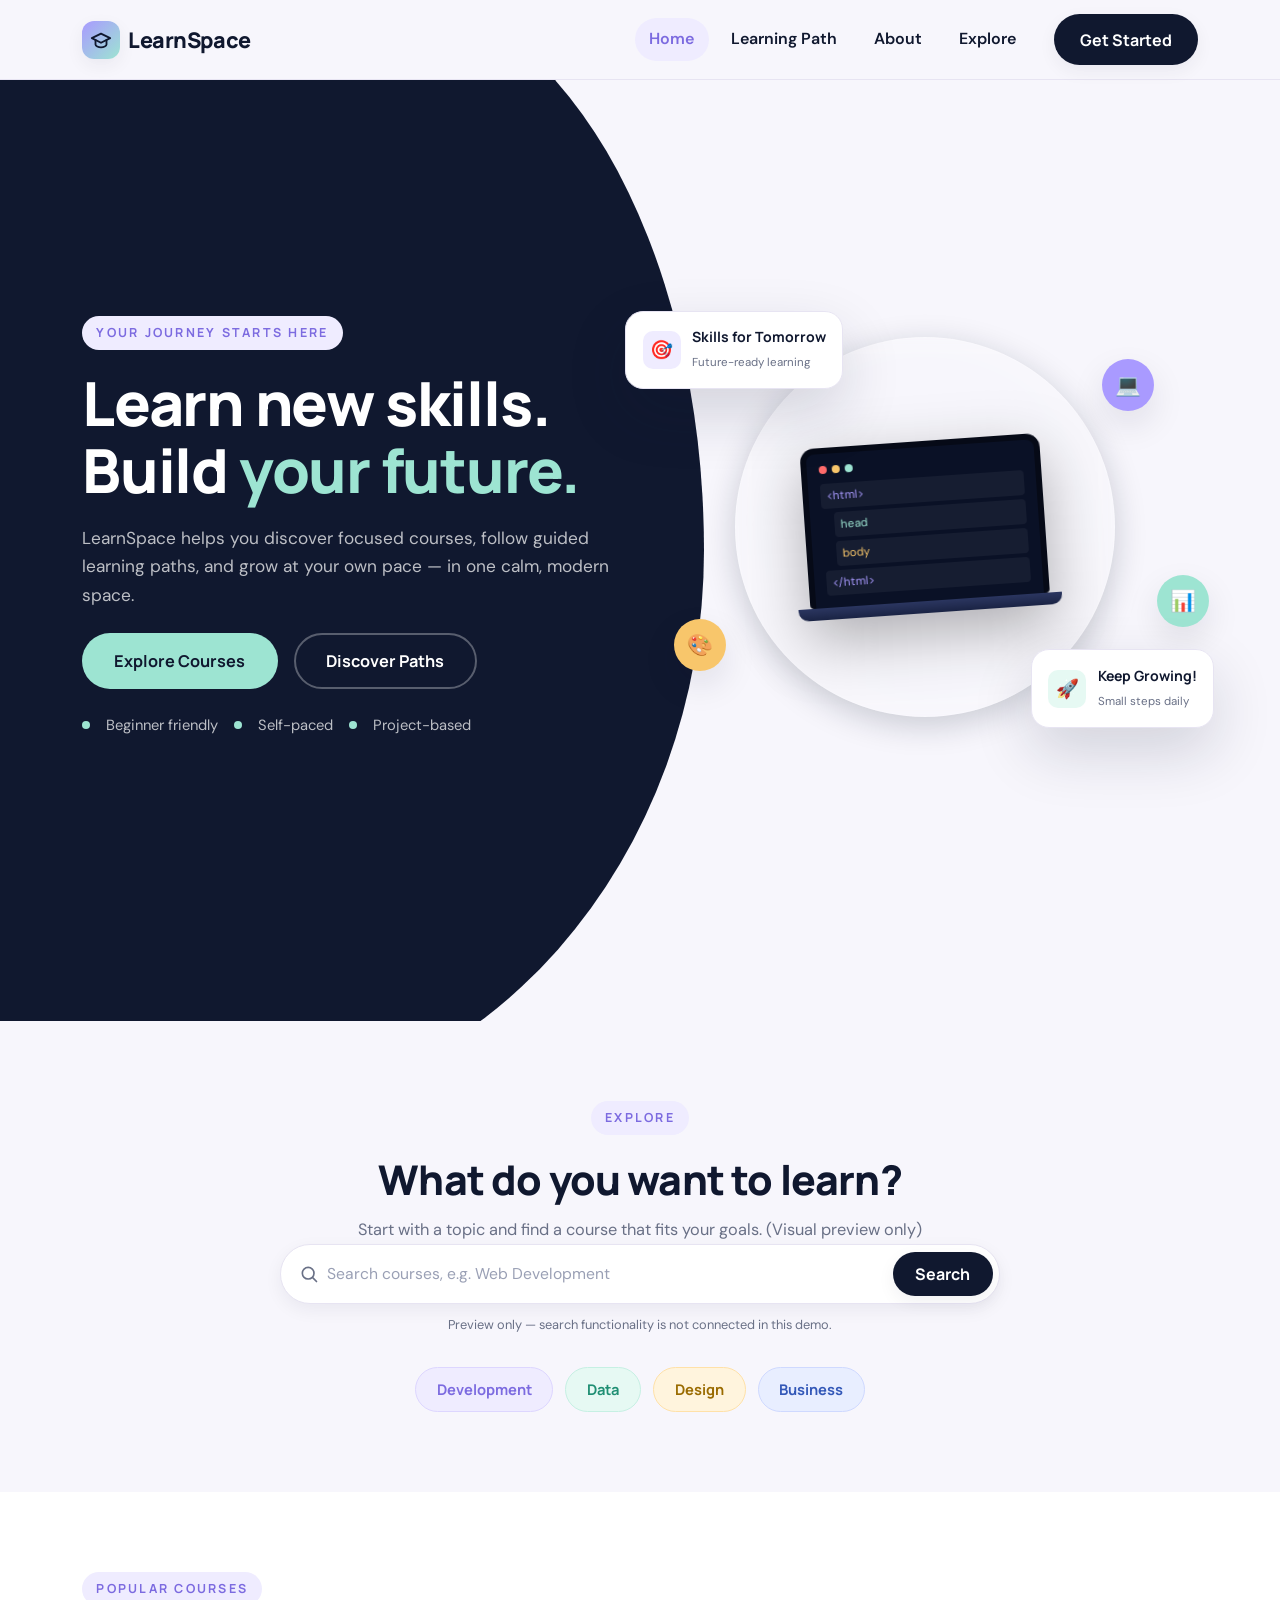
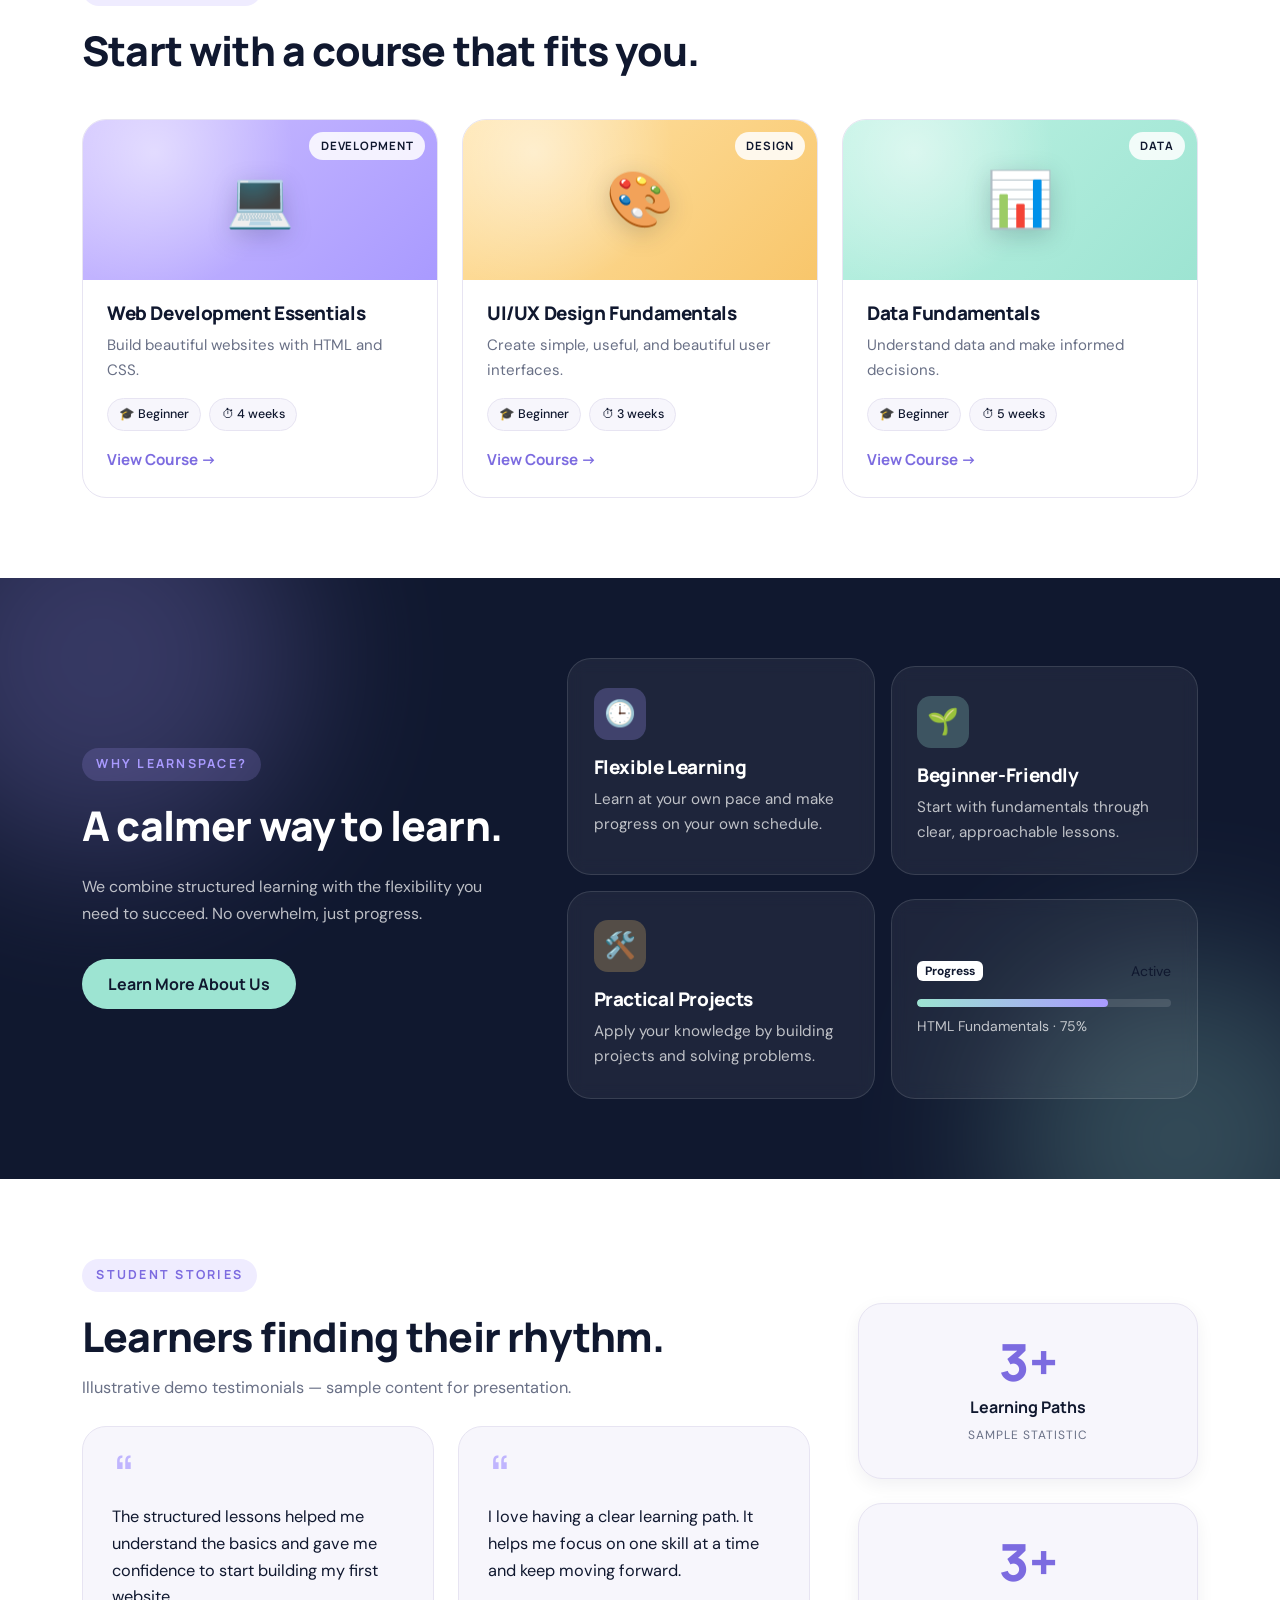
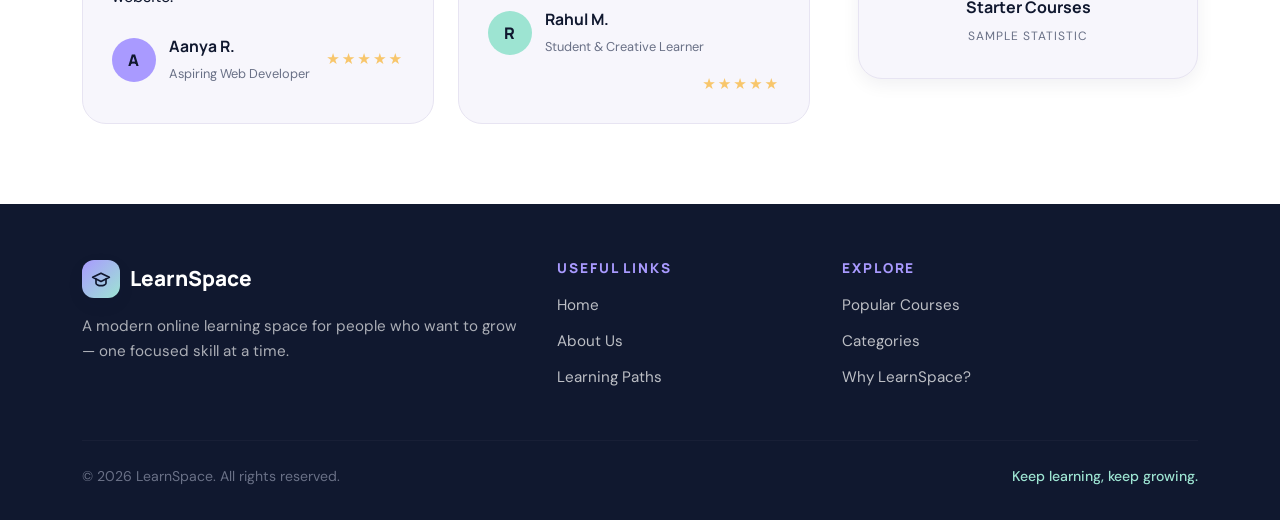
<file: index.html>
<!DOCTYPE html>
<html lang="en">
<head>
  <meta charset="UTF-8" />
  <meta name="viewport" content="width=device-width, initial-scale=1.0" />
  <meta name="description" content="LearnSpace — a modern online learning platform to discover courses, explore learning paths, and build skills at your own pace." />
  <title>LearnSpace — Learn New Skills. Build Your Future.</title>
  <link href="https://cdn.jsdelivr.net/npm/bootstrap@5.3.3/dist/css/bootstrap.min.css" rel="stylesheet" />
  <link rel="preconnect" href="https://fonts.googleapis.com" />
  <link rel="preconnect" href="https://fonts.gstatic.com" crossorigin />
  <link href="https://fonts.googleapis.com/css2?family=DM+Sans:wght@400;500;700&family=Manrope:wght@500;600;700;800&display=swap" rel="stylesheet" />
  <link rel="stylesheet" href="style.css" />
</head>
<body>

  <!-- ================= NAVBAR (CSS-only mobile menu) ================= -->
  <header class="site-header">
    <nav class="navbar navbar-expand-lg" aria-label="Main navigation">
      <div class="container">
        <a class="navbar-brand d-flex align-items-center gap-2" href="index.html">
          <span class="logo-mark" aria-hidden="true">
            <svg viewBox="0 0 24 24" width="22" height="22" fill="none" stroke="currentColor" stroke-width="2" stroke-linecap="round" stroke-linejoin="round">
              <path d="M22 10L12 5 2 10l10 5 10-5z" />
              <path d="M6 12v5c0 1.5 3 3 6 3s6-1.5 6-3v-5" />
            </svg>
          </span>
          <span class="brand-name">LearnSpace</span>
        </a>

        <input type="checkbox" id="nav-toggle" class="nav-toggle" aria-hidden="true" />
        <label for="nav-toggle" class="nav-toggle-label" aria-label="Toggle navigation menu">
          <span></span><span></span><span></span>
        </label>

        <div class="nav-links-wrapper">
          <ul class="navbar-nav ms-auto align-items-lg-center gap-lg-2">
            <li class="nav-item"><a class="nav-link active" href="index.html">Home</a></li>
            <li class="nav-item"><a class="nav-link" href="paths.html">Learning Path</a></li>
            <li class="nav-item"><a class="nav-link" href="about.html">About</a></li>
            <li class="nav-item"><a class="nav-link" href="explore.html">Explore</a></li>
            <li class="nav-item ms-lg-3 mt-2 mt-lg-0">
              <a class="btn btn-brand" href="explore.html">Get Started</a>
            </li>
          </ul>
        </div>
      </div>
    </nav>
  </header>

  <main>

    <!-- ================= HERO (Organic navy curve) ================= -->
    <section id="home" class="hero-section">
      <div class="hero-bg-curve" aria-hidden="true"></div>

      <div class="container position-relative z-2">
        <div class="row align-items-center min-vh-85">

          <!-- Left: Text -->
          <div class="col-lg-6 mb-5 mb-lg-0">
            <span class="eyebrow">YOUR JOURNEY STARTS HERE</span>
            <h1 class="hero-headline text-white">
              Learn new skills.<br />
              Build <span class="highlight">your future.</span>
            </h1>
            <p class="hero-desc text-light-muted">
              LearnSpace helps you discover focused courses, follow guided learning
              paths, and grow at your own pace — in one calm, modern space.
            </p>
            <div class="d-flex flex-wrap gap-3 mt-4">
              <a href="explore.html" class="btn btn-mint btn-lg">Explore Courses</a>
              <a href="paths.html" class="btn btn-outline-light btn-lg">Discover Paths</a>
            </div>

            <div class="hero-trust mt-4">
              <span class="dot"></span> Beginner friendly
              <span class="dot"></span> Self-paced
              <span class="dot"></span> Project-based
            </div>
          </div>

          <!-- Right: Glass circle + floating UI -->
          <div class="col-lg-6">
            <div class="hero-visual-wrap">
              <div class="glass-circle">
                <!-- CSS illustration inside the glass circle -->
                <div class="center-illustration" aria-hidden="true">
                  <div class="mini-laptop">
                    <div class="mini-screen">
                      <div class="mini-dots"><span></span><span></span><span></span></div>
                      <div class="mini-code">
                        <span class="tag">&lt;html&gt;</span>
                        <span class="attr">head</span>
                        <span class="str">body</span>
                        <span class="tag">&lt;/html&gt;</span>
                      </div>
                    </div>
                    <div class="mini-base"></div>
                  </div>
                </div>
              </div>

              <!-- Floating UI Card 1 -->
              <div class="floating-ui ui-1">
                <div class="ui-icon bg-lavender">🎯</div>
                <div>
                  <strong>Skills for Tomorrow</strong>
                  <small>Future-ready learning</small>
                </div>
              </div>

              <!-- Floating UI Card 2 -->
              <div class="floating-ui ui-2">
                <div class="ui-icon bg-mint">🚀</div>
                <div>
                  <strong>Keep Growing!</strong>
                  <small>Small steps daily</small>
                </div>
              </div>

              <!-- Decorative float bubbles -->
              <div class="float-bubble bubble-1" aria-hidden="true">💻</div>
              <div class="float-bubble bubble-2" aria-hidden="true">🎨</div>
              <div class="float-bubble bubble-3" aria-hidden="true">📊</div>
            </div>
          </div>
        </div>
      </div>
    </section>

    <!-- ================= SEARCH + CATEGORIES ================= -->
    <section id="explore-preview" class="section explore-section">
      <div class="container text-center">
        <span class="eyebrow eyebrow-center">EXPLORE</span>
        <h2 class="section-title">What do you want to learn?</h2>
        <p class="section-sub mx-auto">Start with a topic and find a course that fits your goals. (Visual preview only)</p>

        <div class="search-wrap mx-auto">
          <label for="course-search" class="visually-hidden">Search for a course</label>
          <div class="search-box">
            <svg class="search-icon" viewBox="0 0 24 24" width="20" height="20" fill="none" stroke="currentColor" stroke-width="2" stroke-linecap="round"><circle cx="11" cy="11" r="7" /><path d="M21 21l-4.3-4.3" /></svg>
            <input type="search" id="course-search" class="search-input" placeholder="Search courses, e.g. Web Development" aria-describedby="search-help" />
            <button type="button" class="btn btn-brand search-btn" aria-label="Search">Search</button>
          </div>
          <small id="search-help" class="search-help">Preview only — search functionality is not connected in this demo.</small>
        </div>

        <div class="chips-wrap justify-content-center">
          <span class="chip chip-dev">Development</span>
          <span class="chip chip-data">Data</span>
          <span class="chip chip-design">Design</span>
          <span class="chip chip-business">Business</span>
        </div>
      </div>
    </section>

    <!-- ================= POPULAR COURSES ================= -->
    <section id="courses" class="section courses-section">
      <div class="container">
        <div class="section-head">
          <span class="eyebrow">POPULAR COURSES</span>
          <h2 class="section-title">Start with a course that fits you.</h2>
        </div>

        <div class="row g-4">
          <div class="col-md-6 col-lg-4">
            <article class="course-card">
              <div class="course-visual visual-dev">
                <span class="course-icon" aria-hidden="true">💻</span>
                <span class="course-badge">Development</span>
              </div>
              <div class="course-body">
                <h3 class="course-title">Web Development Essentials</h3>
                <p class="course-desc">Build beautiful websites with HTML and CSS.</p>
                <div class="course-meta">
                  <span class="meta-pill">🎓 Beginner</span>
                  <span class="meta-pill">⏱ 4 weeks</span>
                </div>
                <a href="paths.html" class="course-link">View Course →</a>
              </div>
            </article>
          </div>

          <div class="col-md-6 col-lg-4">
            <article class="course-card">
              <div class="course-visual visual-design">
                <span class="course-icon" aria-hidden="true">🎨</span>
                <span class="course-badge">Design</span>
              </div>
              <div class="course-body">
                <h3 class="course-title">UI/UX Design Fundamentals</h3>
                <p class="course-desc">Create simple, useful, and beautiful user interfaces.</p>
                <div class="course-meta">
                  <span class="meta-pill">🎓 Beginner</span>
                  <span class="meta-pill">⏱ 3 weeks</span>
                </div>
                <a href="paths.html" class="course-link">View Course →</a>
              </div>
            </article>
          </div>

          <div class="col-md-6 col-lg-4">
            <article class="course-card">
              <div class="course-visual visual-data">
                <span class="course-icon" aria-hidden="true">📊</span>
                <span class="course-badge">Data</span>
              </div>
              <div class="course-body">
                <h3 class="course-title">Data Fundamentals</h3>
                <p class="course-desc">Understand data and make informed decisions.</p>
                <div class="course-meta">
                  <span class="meta-pill">🎓 Beginner</span>
                  <span class="meta-pill">⏱ 5 weeks</span>
                </div>
                <a href="paths.html" class="course-link">View Course →</a>
              </div>
            </article>
          </div>
        </div>
      </div>
    </section>

    <!-- ================= WHY LEARNSPACE (Dark section) ================= -->
    <section id="about" class="section why-section">
      <div class="container position-relative z-2">
        <div class="row align-items-center g-5">
          <div class="col-lg-5">
            <span class="eyebrow eyebrow-light">WHY LEARNSPACE?</span>
            <h2 class="section-title text-white mb-4">A calmer way to learn.</h2>
            <p class="text-light-muted mb-4">
              We combine structured learning with the flexibility you need to
              succeed. No overwhelm, just progress.
            </p>
            <a href="about.html" class="btn btn-mint mt-2">Learn More About Us</a>
          </div>

          <div class="col-lg-7">
            <div class="row g-3">
              <div class="col-md-6">
                <div class="feature-card">
                  <div class="feature-icon bg-lavender-light">🕒</div>
                  <h3 class="feature-title">Flexible Learning</h3>
                  <p class="feature-desc">Learn at your own pace and make progress on your own schedule.</p>
                </div>
              </div>
              <div class="col-md-6 mt-md-4">
                <div class="feature-card">
                  <div class="feature-icon bg-mint-light">🌱</div>
                  <h3 class="feature-title">Beginner-Friendly</h3>
                  <p class="feature-desc">Start with fundamentals through clear, approachable lessons.</p>
                </div>
              </div>
              <div class="col-md-6">
                <div class="feature-card">
                  <div class="feature-icon bg-yellow-light">🛠️</div>
                  <h3 class="feature-title">Practical Projects</h3>
                  <p class="feature-desc">Apply your knowledge by building projects and solving problems.</p>
                </div>
              </div>
              <div class="col-md-6 mt-md-4">
                <!-- Dashboard-style card mimicking reference image -->
                <div class="feature-card dashboard-ui">
                  <div class="d-flex justify-content-between align-items-center mb-3">
                    <span class="badge bg-white text-navy">Progress</span>
                    <span class="text-mint small">Active</span>
                  </div>
                  <div class="progress-bar-custom"><div class="progress-fill"></div></div>
                  <small class="text-light-muted mt-2 d-block">HTML Fundamentals · 75%</small>
                </div>
              </div>
            </div>
          </div>
        </div>
      </div>
    </section>

    <!-- ================= TESTIMONIALS + STATS ================= -->
    <section class="section testimonials-section">
      <div class="container">
        <div class="row g-5 align-items-center">
          <div class="col-lg-8">
            <div class="section-head mb-4">
              <span class="eyebrow">STUDENT STORIES</span>
              <h2 class="section-title">Learners finding their rhythm.</h2>
              <p class="section-sub">Illustrative demo testimonials — sample content for presentation.</p>
            </div>

            <div class="row g-4">
              <div class="col-md-6">
                <article class="testimonial-card">
                  <div class="quote-mark" aria-hidden="true">“</div>
                  <p class="testimonial-text">The structured lessons helped me understand the basics and gave me confidence to start building my first website.</p>
                  <div class="testimonial-footer">
                    <div class="avatar avatar-a" aria-hidden="true">A</div>
                    <div>
                      <strong class="testimonial-name">Aanya R.</strong>
                      <small class="testimonial-role">Aspiring Web Developer</small>
                    </div>
                    <div class="stars" aria-label="5 star rating demo">★★★★★</div>
                  </div>
                </article>
              </div>

              <div class="col-md-6">
                <article class="testimonial-card">
                  <div class="quote-mark" aria-hidden="true">“</div>
                  <p class="testimonial-text">I love having a clear learning path. It helps me focus on one skill at a time and keep moving forward.</p>
                  <div class="testimonial-footer">
                    <div class="avatar avatar-b" aria-hidden="true">R</div>
                    <div>
                      <strong class="testimonial-name">Rahul M.</strong>
                      <small class="testimonial-role">Student &amp; Creative Learner</small>
                    </div>
                    <div class="stars" aria-label="5 star rating demo">★★★★★</div>
                  </div>
                </article>
              </div>
            </div>
          </div>

          <div class="col-lg-4">
            <div class="stats-widget d-flex flex-column gap-4">
              <div class="stat-card">
                <div class="stat-number">3+</div>
                <div class="stat-label">Learning Paths</div>
                <div class="stat-note">Sample statistic</div>
              </div>
              <div class="stat-card">
                <div class="stat-number">3+</div>
                <div class="stat-label">Starter Courses</div>
                <div class="stat-note">Sample statistic</div>
              </div>
            </div>
          </div>
        </div>
      </div>
    </section>

  </main>

  <!-- ================= FOOTER ================= -->
  <footer class="site-footer">
    <div class="container">
      <div class="row g-4">
        <div class="col-lg-5">
          <a href="index.html" class="footer-brand">
            <span class="logo-mark logo-mark-light" aria-hidden="true">
              <svg viewBox="0 0 24 24" width="20" height="20" fill="none" stroke="currentColor" stroke-width="2" stroke-linecap="round" stroke-linejoin="round"><path d="M22 10L12 5 2 10l10 5 10-5z" /><path d="M6 12v5c0 1.5 3 3 6 3s6-1.5 6-3v-5" /></svg>
            </span>
            <span>LearnSpace</span>
          </a>
          <p class="footer-summary">A modern online learning space for people who want to grow — one focused skill at a time.</p>
        </div>
        <div class="col-6 col-lg-3">
          <h4 class="footer-heading">Useful Links</h4>
          <ul class="footer-list">
            <li><a href="index.html">Home</a></li>
            <li><a href="about.html">About Us</a></li>
            <li><a href="paths.html">Learning Paths</a></li>
          </ul>
        </div>
        <div class="col-6 col-lg-4">
          <h4 class="footer-heading">Explore</h4>
          <ul class="footer-list">
            <li><a href="explore.html">Popular Courses</a></li>
            <li><a href="explore.html#categories">Categories</a></li>
            <li><a href="about.html#why">Why LearnSpace?</a></li>
          </ul>
        </div>
      </div>
      <hr class="footer-divider" />
      <div class="footer-bottom">
        <p class="mb-0">© 2026 LearnSpace. All rights reserved.</p>
        <p class="mb-0 footer-tagline">Keep learning, keep growing.</p>
      </div>
    </div>
  </footer>

  <script src="https://cdn.jsdelivr.net/npm/bootstrap@5.3.3/dist/js/bootstrap.bundle.min.js"></script>
</body>
</html>
</file>
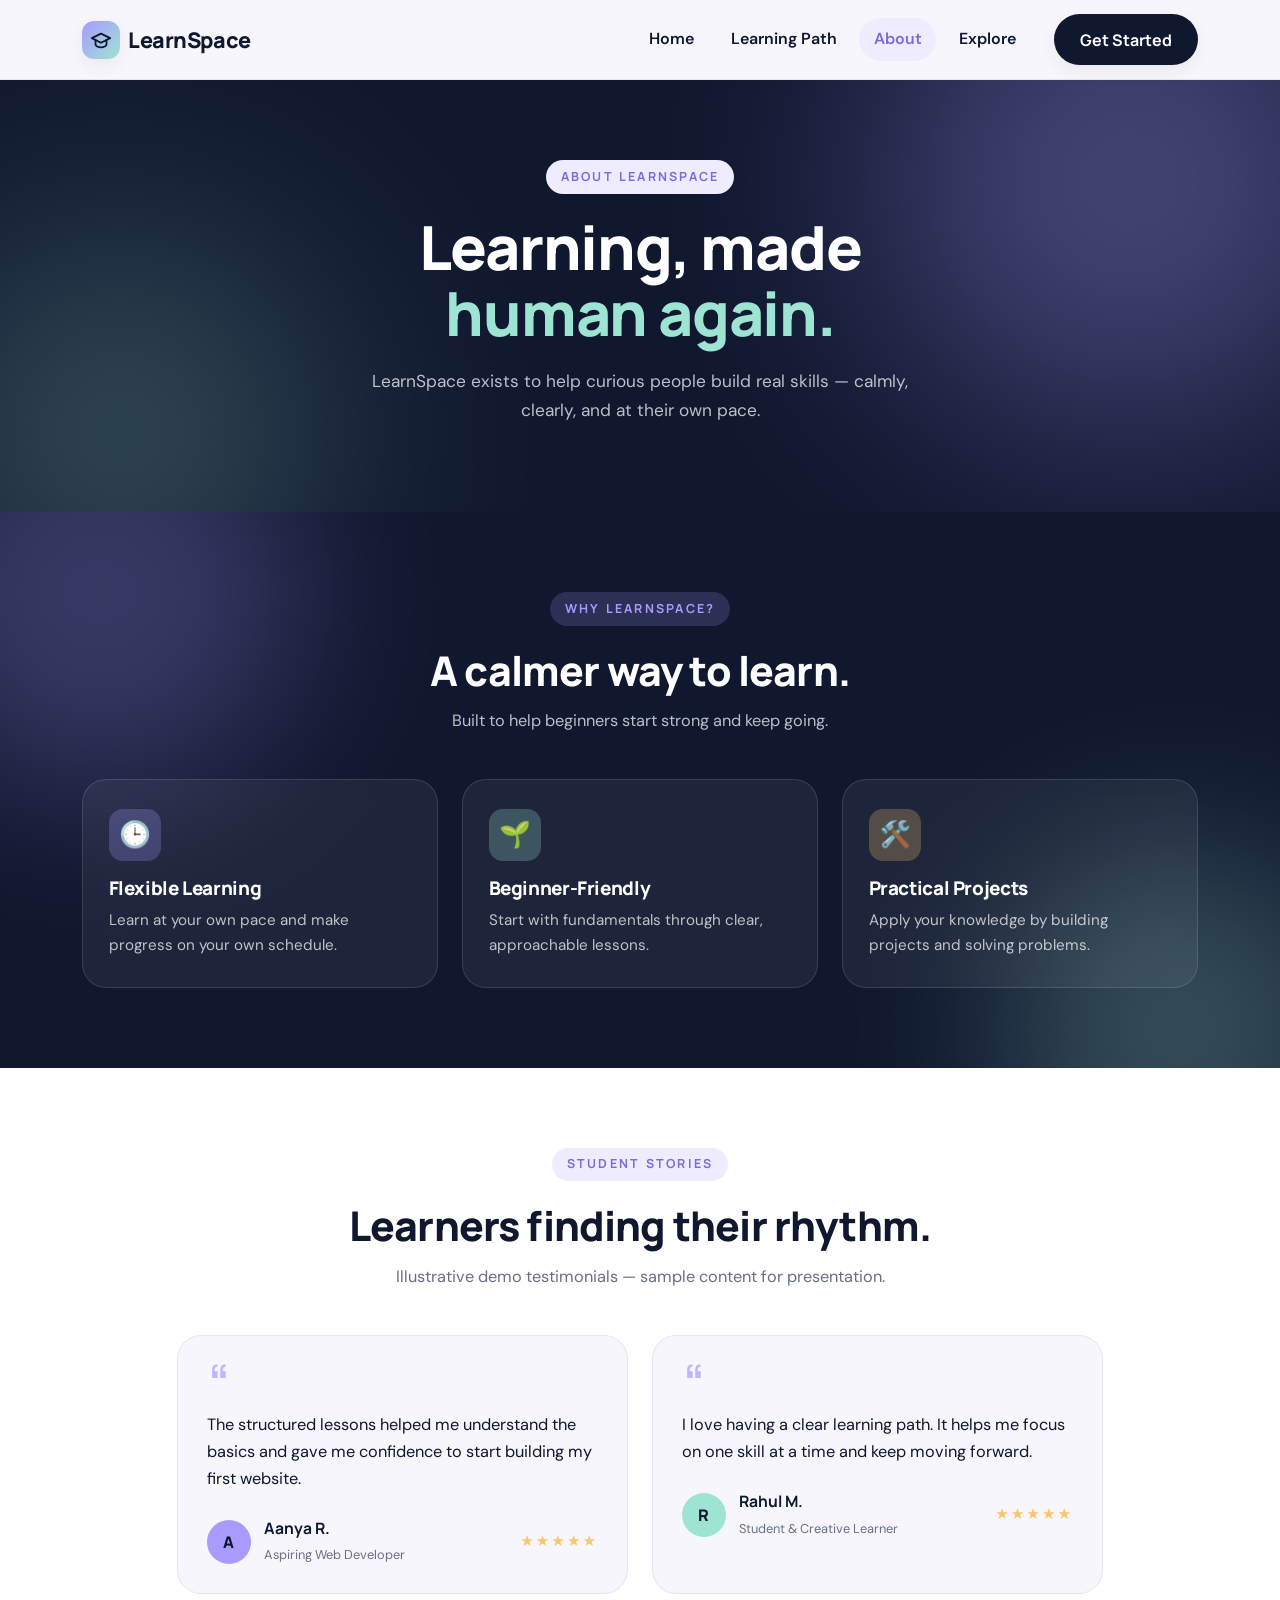
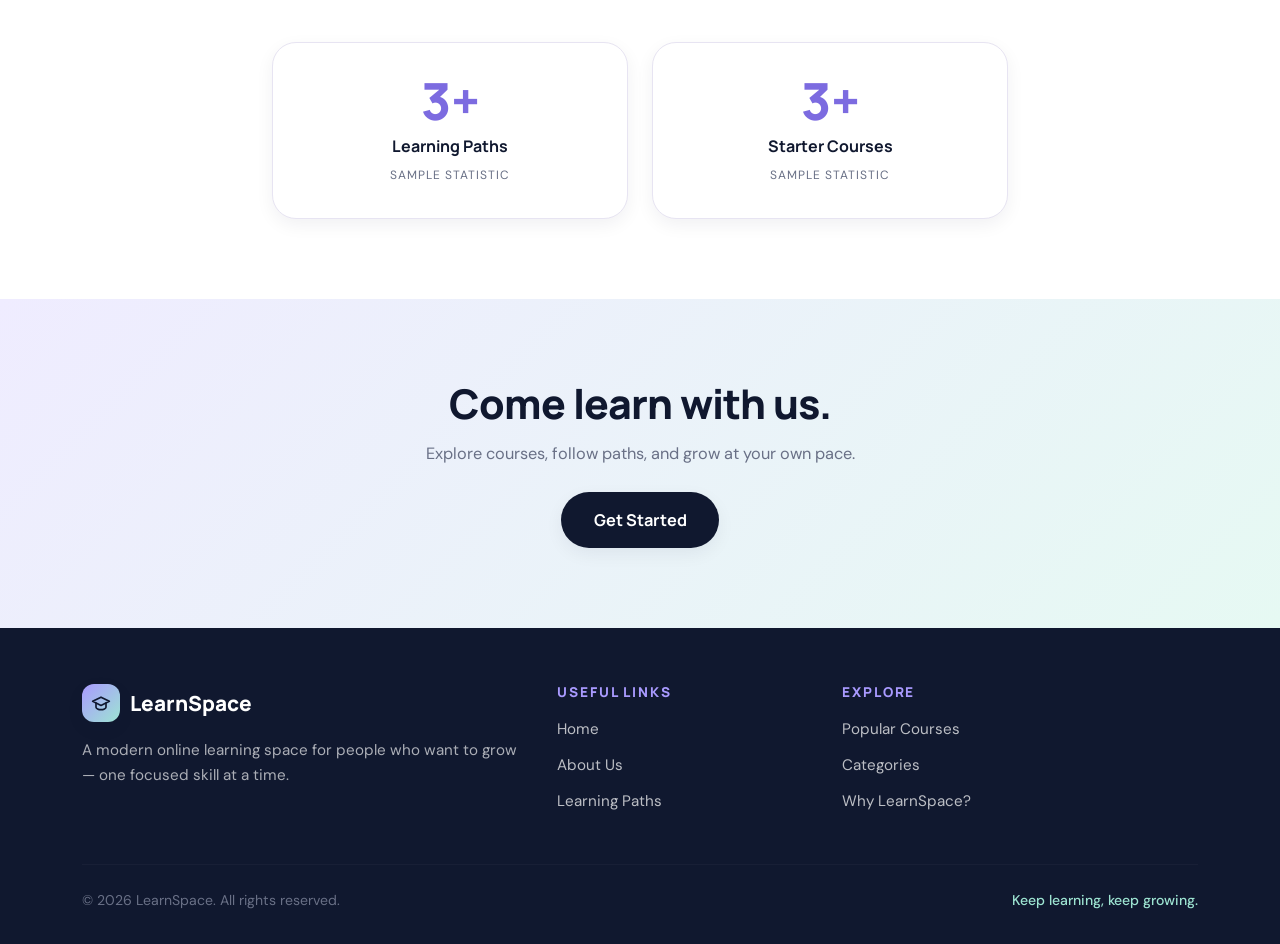
<file: about.html>
<!DOCTYPE html>
<html lang="en">
<head>
  <meta charset="UTF-8" />
  <meta name="viewport" content="width=device-width, initial-scale=1.0" />
  <meta name="description" content="Learn about LearnSpace — the story, the benefits, and what learners say." />
  <title>About — LearnSpace</title>
  <link href="https://cdn.jsdelivr.net/npm/bootstrap@5.3.3/dist/css/bootstrap.min.css" rel="stylesheet" />
  <link rel="preconnect" href="https://fonts.googleapis.com" />
  <link rel="preconnect" href="https://fonts.gstatic.com" crossorigin />
  <link href="https://fonts.googleapis.com/css2?family=DM+Sans:wght@400;500;700&family=Manrope:wght@500;600;700;800&display=swap" rel="stylesheet" />
  <link rel="stylesheet" href="style.css" />
</head>
<body>

  <header class="site-header">
    <nav class="navbar navbar-expand-lg" aria-label="Main navigation">
      <div class="container">
        <a class="navbar-brand d-flex align-items-center gap-2" href="index.html">
          <span class="logo-mark" aria-hidden="true">
            <svg viewBox="0 0 24 24" width="22" height="22" fill="none" stroke="currentColor" stroke-width="2" stroke-linecap="round" stroke-linejoin="round"><path d="M22 10L12 5 2 10l10 5 10-5z" /><path d="M6 12v5c0 1.5 3 3 6 3s6-1.5 6-3v-5" /></svg>
          </span>
          <span class="brand-name">LearnSpace</span>
        </a>
        <input type="checkbox" id="nav-toggle" class="nav-toggle" aria-hidden="true" />
        <label for="nav-toggle" class="nav-toggle-label" aria-label="Toggle navigation menu"><span></span><span></span><span></span></label>
        <div class="nav-links-wrapper">
          <ul class="navbar-nav ms-auto align-items-lg-center gap-lg-2">
            <li class="nav-item"><a class="nav-link" href="index.html">Home</a></li>
            <li class="nav-item"><a class="nav-link" href="paths.html">Learning Path</a></li>
            <li class="nav-item"><a class="nav-link active" href="about.html">About</a></li>
            <li class="nav-item"><a class="nav-link" href="explore.html">Explore</a></li>
            <li class="nav-item ms-lg-3 mt-2 mt-lg-0"><a class="btn btn-brand" href="explore.html">Get Started</a></li>
          </ul>
        </div>
      </div>
    </nav>
  </header>

  <main>

    <section class="page-hero">
      <div class="container text-center">
        <span class="eyebrow eyebrow-center">ABOUT LEARNSPACE</span>
        <h1 class="hero-headline text-white">Learning, made<br /><span class="highlight">human again.</span></h1>
        <p class="hero-desc text-light-muted mx-auto">
          LearnSpace exists to help curious people build real skills — calmly, clearly, and at their own pace.
        </p>
      </div>
    </section>

    <!-- Why LearnSpace -->
    <section id="why" class="section why-section">
      <div class="container position-relative z-2">
        <div class="section-head section-head-light text-center mx-auto">
          <span class="eyebrow eyebrow-light">WHY LEARNSPACE?</span>
          <h2 class="section-title">A calmer way to learn.</h2>
          <p class="section-sub">Built to help beginners start strong and keep going.</p>
        </div>

        <div class="row g-4">
          <div class="col-md-4">
            <div class="feature-card">
              <div class="feature-icon bg-lavender-light">🕒</div>
              <h3 class="feature-title">Flexible Learning</h3>
              <p class="feature-desc">Learn at your own pace and make progress on your own schedule.</p>
            </div>
          </div>
          <div class="col-md-4">
            <div class="feature-card">
              <div class="feature-icon bg-mint-light">🌱</div>
              <h3 class="feature-title">Beginner-Friendly</h3>
              <p class="feature-desc">Start with fundamentals through clear, approachable lessons.</p>
            </div>
          </div>
          <div class="col-md-4">
            <div class="feature-card">
              <div class="feature-icon bg-yellow-light">🛠️</div>
              <h3 class="feature-title">Practical Projects</h3>
              <p class="feature-desc">Apply your knowledge by building projects and solving problems.</p>
            </div>
          </div>
        </div>
      </div>
    </section>

    <!-- Testimonials + Stats -->
    <section class="section testimonials-section">
      <div class="container">
        <div class="section-head text-center mx-auto">
          <span class="eyebrow eyebrow-center">STUDENT STORIES</span>
          <h2 class="section-title">Learners finding their rhythm.</h2>
          <p class="section-sub">Illustrative demo testimonials — sample content for presentation.</p>
        </div>

        <div class="row g-4 justify-content-center">
          <div class="col-md-6 col-lg-5">
            <article class="testimonial-card">
              <div class="quote-mark" aria-hidden="true">“</div>
              <p class="testimonial-text">The structured lessons helped me understand the basics and gave me confidence to start building my first website.</p>
              <div class="testimonial-footer">
                <div class="avatar avatar-a" aria-hidden="true">A</div>
                <div>
                  <strong class="testimonial-name">Aanya R.</strong>
                  <small class="testimonial-role">Aspiring Web Developer</small>
                </div>
                <div class="stars" aria-label="5 star rating demo">★★★★★</div>
              </div>
            </article>
          </div>

          <div class="col-md-6 col-lg-5">
            <article class="testimonial-card">
              <div class="quote-mark" aria-hidden="true">“</div>
              <p class="testimonial-text">I love having a clear learning path. It helps me focus on one skill at a time and keep moving forward.</p>
              <div class="testimonial-footer">
                <div class="avatar avatar-b" aria-hidden="true">R</div>
                <div>
                  <strong class="testimonial-name">Rahul M.</strong>
                  <small class="testimonial-role">Student &amp; Creative Learner</small>
                </div>
                <div class="stars" aria-label="5 star rating demo">★★★★★</div>
              </div>
            </article>
          </div>
        </div>

        <div class="row g-4 justify-content-center mt-4">
          <div class="col-sm-6 col-md-4">
            <div class="stat-card">
              <div class="stat-number">3+</div>
              <div class="stat-label">Learning Paths</div>
              <div class="stat-note">Sample statistic</div>
            </div>
          </div>
          <div class="col-sm-6 col-md-4">
            <div class="stat-card">
              <div class="stat-number">3+</div>
              <div class="stat-label">Starter Courses</div>
              <div class="stat-note">Sample statistic</div>
            </div>
          </div>
        </div>
      </div>
    </section>

    <section class="section cta-section">
      <div class="container text-center">
        <h2 class="section-title">Come learn with us.</h2>
        <p class="section-sub mx-auto mb-4">Explore courses, follow paths, and grow at your own pace.</p>
        <a href="explore.html" class="btn btn-brand btn-lg">Get Started</a>
      </div>
    </section>

  </main>

  <footer class="site-footer">
    <div class="container">
      <div class="row g-4">
        <div class="col-lg-5">
          <a href="index.html" class="footer-brand">
            <span class="logo-mark logo-mark-light" aria-hidden="true">
              <svg viewBox="0 0 24 24" width="20" height="20" fill="none" stroke="currentColor" stroke-width="2" stroke-linecap="round" stroke-linejoin="round"><path d="M22 10L12 5 2 10l10 5 10-5z" /><path d="M6 12v5c0 1.5 3 3 6 3s6-1.5 6-3v-5" /></svg>
            </span>
            <span>LearnSpace</span>
          </a>
          <p class="footer-summary">A modern online learning space for people who want to grow — one focused skill at a time.</p>
        </div>
        <div class="col-6 col-lg-3">
          <h4 class="footer-heading">Useful Links</h4>
          <ul class="footer-list">
            <li><a href="index.html">Home</a></li>
            <li><a href="about.html">About Us</a></li>
            <li><a href="paths.html">Learning Paths</a></li>
          </ul>
        </div>
        <div class="col-6 col-lg-4">
          <h4 class="footer-heading">Explore</h4>
          <ul class="footer-list">
            <li><a href="explore.html">Popular Courses</a></li>
            <li><a href="explore.html#categories">Categories</a></li>
            <li><a href="about.html#why">Why LearnSpace?</a></li>
          </ul>
        </div>
      </div>
      <hr class="footer-divider" />
      <div class="footer-bottom">
        <p class="mb-0">© 2026 LearnSpace. All rights reserved.</p>
        <p class="mb-0 footer-tagline">Keep learning, keep growing.</p>
      </div>
    </div>
  </footer>

  <script src="https://cdn.jsdelivr.net/npm/bootstrap@5.3.3/dist/js/bootstrap.bundle.min.js"></script>
</body>
</html>
</file>
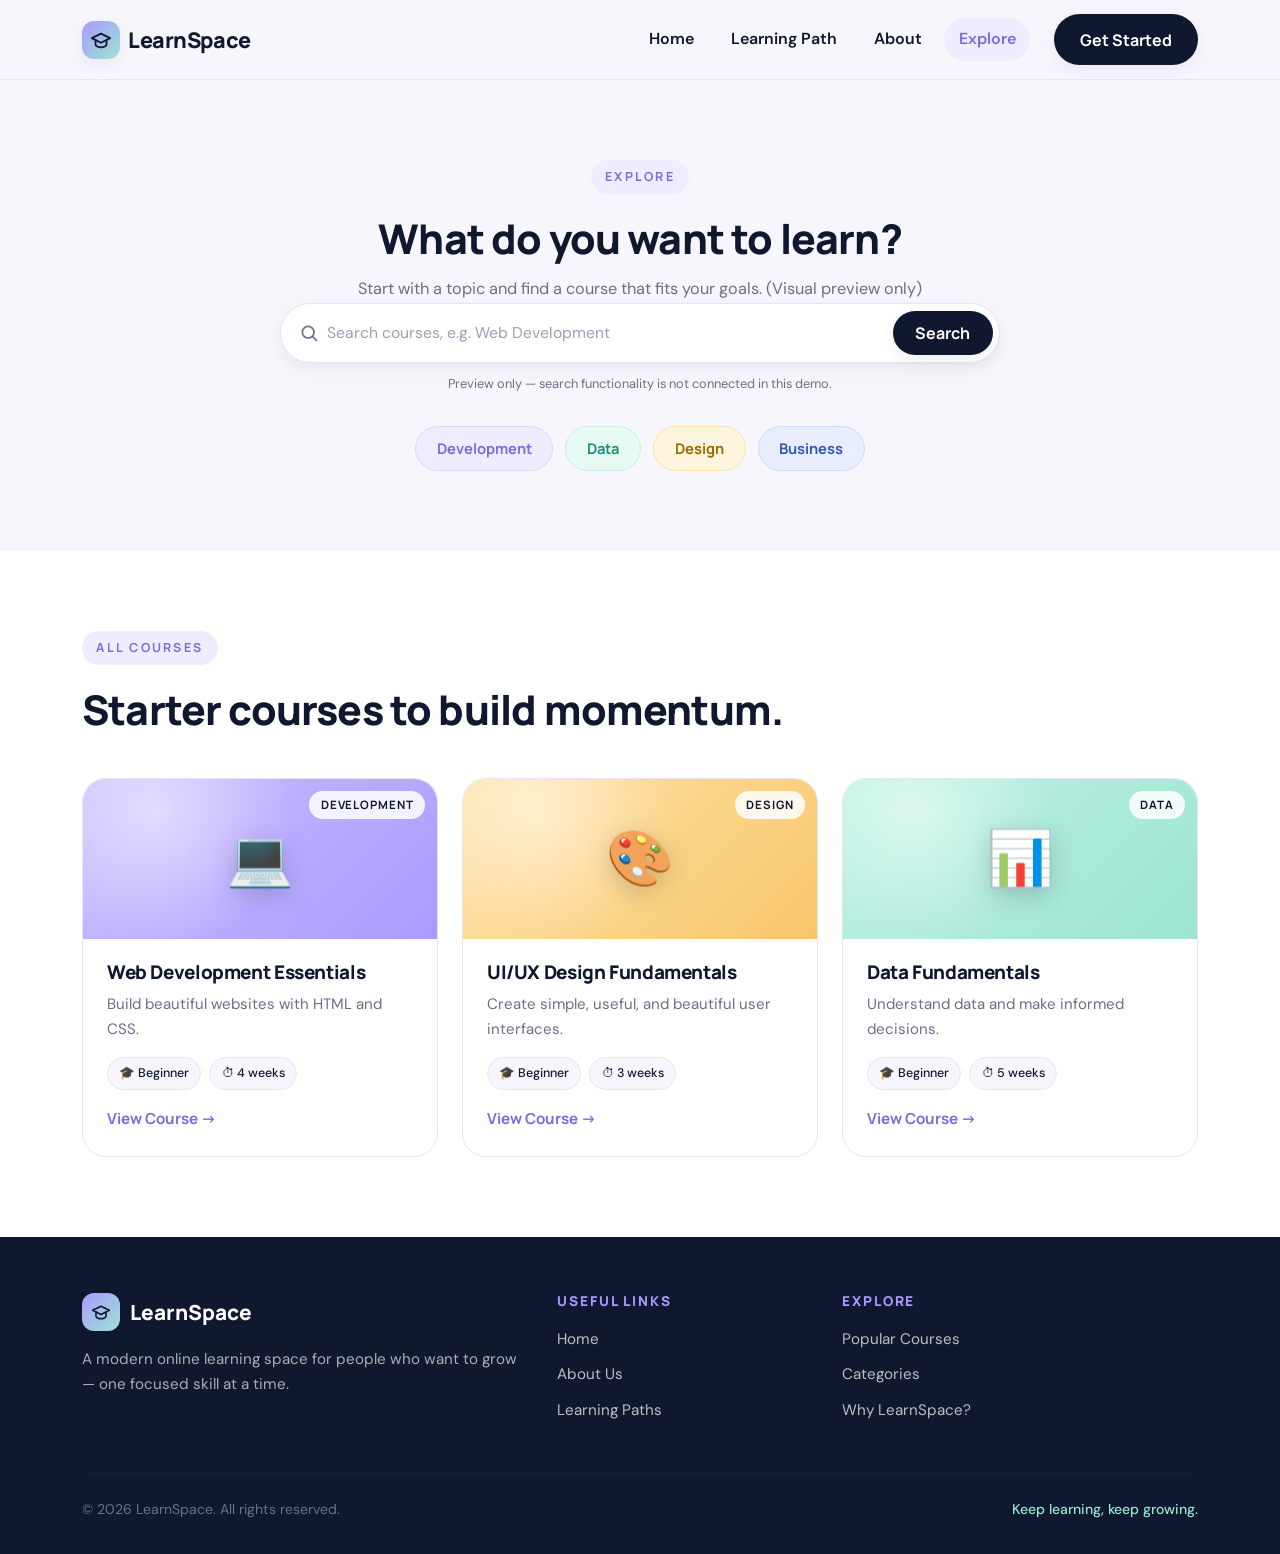
<file: explore.html>
<!DOCTYPE html>
<html lang="en">
<head>
  <meta charset="UTF-8" />
  <meta name="viewport" content="width=device-width, initial-scale=1.0" />
  <meta name="description" content="Explore courses on LearnSpace — Development, Data, Design, and Business." />
  <title>Explore Courses — LearnSpace</title>
  <link href="https://cdn.jsdelivr.net/npm/bootstrap@5.3.3/dist/css/bootstrap.min.css" rel="stylesheet" />
  <link rel="preconnect" href="https://fonts.googleapis.com" />
  <link rel="preconnect" href="https://fonts.gstatic.com" crossorigin />
  <link href="https://fonts.googleapis.com/css2?family=DM+Sans:wght@400;500;700&family=Manrope:wght@500;600;700;800&display=swap" rel="stylesheet" />
  <link rel="stylesheet" href="style.css" />
</head>
<body>

  <header class="site-header">
    <nav class="navbar navbar-expand-lg" aria-label="Main navigation">
      <div class="container">
        <a class="navbar-brand d-flex align-items-center gap-2" href="index.html">
          <span class="logo-mark" aria-hidden="true">
            <svg viewBox="0 0 24 24" width="22" height="22" fill="none" stroke="currentColor" stroke-width="2" stroke-linecap="round" stroke-linejoin="round"><path d="M22 10L12 5 2 10l10 5 10-5z" /><path d="M6 12v5c0 1.5 3 3 6 3s6-1.5 6-3v-5" /></svg>
          </span>
          <span class="brand-name">LearnSpace</span>
        </a>
        <input type="checkbox" id="nav-toggle" class="nav-toggle" aria-hidden="true" />
        <label for="nav-toggle" class="nav-toggle-label" aria-label="Toggle navigation menu"><span></span><span></span><span></span></label>
        <div class="nav-links-wrapper">
          <ul class="navbar-nav ms-auto align-items-lg-center gap-lg-2">
            <li class="nav-item"><a class="nav-link" href="index.html">Home</a></li>
            <li class="nav-item"><a class="nav-link" href="paths.html">Learning Path</a></li>
            <li class="nav-item"><a class="nav-link" href="about.html">About</a></li>
            <li class="nav-item"><a class="nav-link active" href="explore.html">Explore</a></li>
            <li class="nav-item ms-lg-3 mt-2 mt-lg-0"><a class="btn btn-brand" href="explore.html">Get Started</a></li>
          </ul>
        </div>
      </div>
    </nav>
  </header>

  <main>

    <section id="explore" class="section explore-section">
      <div class="container text-center">
        <span class="eyebrow eyebrow-center">EXPLORE</span>
        <h1 class="section-title">What do you want to learn?</h1>
        <p class="section-sub mx-auto">Start with a topic and find a course that fits your goals. (Visual preview only)</p>

        <div class="search-wrap mx-auto">
          <label for="course-search" class="visually-hidden">Search for a course</label>
          <div class="search-box">
            <svg class="search-icon" viewBox="0 0 24 24" width="20" height="20" fill="none" stroke="currentColor" stroke-width="2" stroke-linecap="round"><circle cx="11" cy="11" r="7" /><path d="M21 21l-4.3-4.3" /></svg>
            <input type="search" id="course-search" class="search-input" placeholder="Search courses, e.g. Web Development" aria-describedby="search-help" />
            <button type="button" class="btn btn-brand search-btn" aria-label="Search">Search</button>
          </div>
          <small id="search-help" class="search-help">Preview only — search functionality is not connected in this demo.</small>
        </div>

        <div id="categories" class="chips-wrap justify-content-center">
          <span class="chip chip-dev">Development</span>
          <span class="chip chip-data">Data</span>
          <span class="chip chip-design">Design</span>
          <span class="chip chip-business">Business</span>
        </div>
      </div>
    </section>

    <section class="section courses-section">
      <div class="container">
        <div class="section-head">
          <span class="eyebrow">ALL COURSES</span>
          <h2 class="section-title">Starter courses to build momentum.</h2>
        </div>

        <div class="row g-4">
          <div class="col-md-6 col-lg-4">
            <article class="course-card">
              <div class="course-visual visual-dev">
                <span class="course-icon" aria-hidden="true">💻</span>
                <span class="course-badge">Development</span>
              </div>
              <div class="course-body">
                <h3 class="course-title">Web Development Essentials</h3>
                <p class="course-desc">Build beautiful websites with HTML and CSS.</p>
                <div class="course-meta">
                  <span class="meta-pill">🎓 Beginner</span>
                  <span class="meta-pill">⏱ 4 weeks</span>
                </div>
                <a href="paths.html" class="course-link">View Course →</a>
              </div>
            </article>
          </div>

          <div class="col-md-6 col-lg-4">
            <article class="course-card">
              <div class="course-visual visual-design">
                <span class="course-icon" aria-hidden="true">🎨</span>
                <span class="course-badge">Design</span>
              </div>
              <div class="course-body">
                <h3 class="course-title">UI/UX Design Fundamentals</h3>
                <p class="course-desc">Create simple, useful, and beautiful user interfaces.</p>
                <div class="course-meta">
                  <span class="meta-pill">🎓 Beginner</span>
                  <span class="meta-pill">⏱ 3 weeks</span>
                </div>
                <a href="paths.html" class="course-link">View Course →</a>
              </div>
            </article>
          </div>

          <div class="col-md-6 col-lg-4">
            <article class="course-card">
              <div class="course-visual visual-data">
                <span class="course-icon" aria-hidden="true">📊</span>
                <span class="course-badge">Data</span>
              </div>
              <div class="course-body">
                <h3 class="course-title">Data Fundamentals</h3>
                <p class="course-desc">Understand data and make informed decisions.</p>
                <div class="course-meta">
                  <span class="meta-pill">🎓 Beginner</span>
                  <span class="meta-pill">⏱ 5 weeks</span>
                </div>
                <a href="paths.html" class="course-link">View Course →</a>
              </div>
            </article>
          </div>
        </div>
      </div>
    </section>

  </main>

  <footer class="site-footer">
    <div class="container">
      <div class="row g-4">
        <div class="col-lg-5">
          <a href="index.html" class="footer-brand">
            <span class="logo-mark logo-mark-light" aria-hidden="true">
              <svg viewBox="0 0 24 24" width="20" height="20" fill="none" stroke="currentColor" stroke-width="2" stroke-linecap="round" stroke-linejoin="round"><path d="M22 10L12 5 2 10l10 5 10-5z" /><path d="M6 12v5c0 1.5 3 3 6 3s6-1.5 6-3v-5" /></svg>
            </span>
            <span>LearnSpace</span>
          </a>
          <p class="footer-summary">A modern online learning space for people who want to grow — one focused skill at a time.</p>
        </div>
        <div class="col-6 col-lg-3">
          <h4 class="footer-heading">Useful Links</h4>
          <ul class="footer-list">
            <li><a href="index.html">Home</a></li>
            <li><a href="about.html">About Us</a></li>
            <li><a href="paths.html">Learning Paths</a></li>
          </ul>
        </div>
        <div class="col-6 col-lg-4">
          <h4 class="footer-heading">Explore</h4>
          <ul class="footer-list">
            <li><a href="explore.html">Popular Courses</a></li>
            <li><a href="explore.html#categories">Categories</a></li>
            <li><a href="about.html#why">Why LearnSpace?</a></li>
          </ul>
        </div>
      </div>
      <hr class="footer-divider" />
      <div class="footer-bottom">
        <p class="mb-0">© 2026 LearnSpace. All rights reserved.</p>
        <p class="mb-0 footer-tagline">Keep learning, keep growing.</p>
      </div>
    </div>
  </footer>

  <script src="https://cdn.jsdelivr.net/npm/bootstrap@5.3.3/dist/js/bootstrap.bundle.min.js"></script>
</body>
</html>
</file>
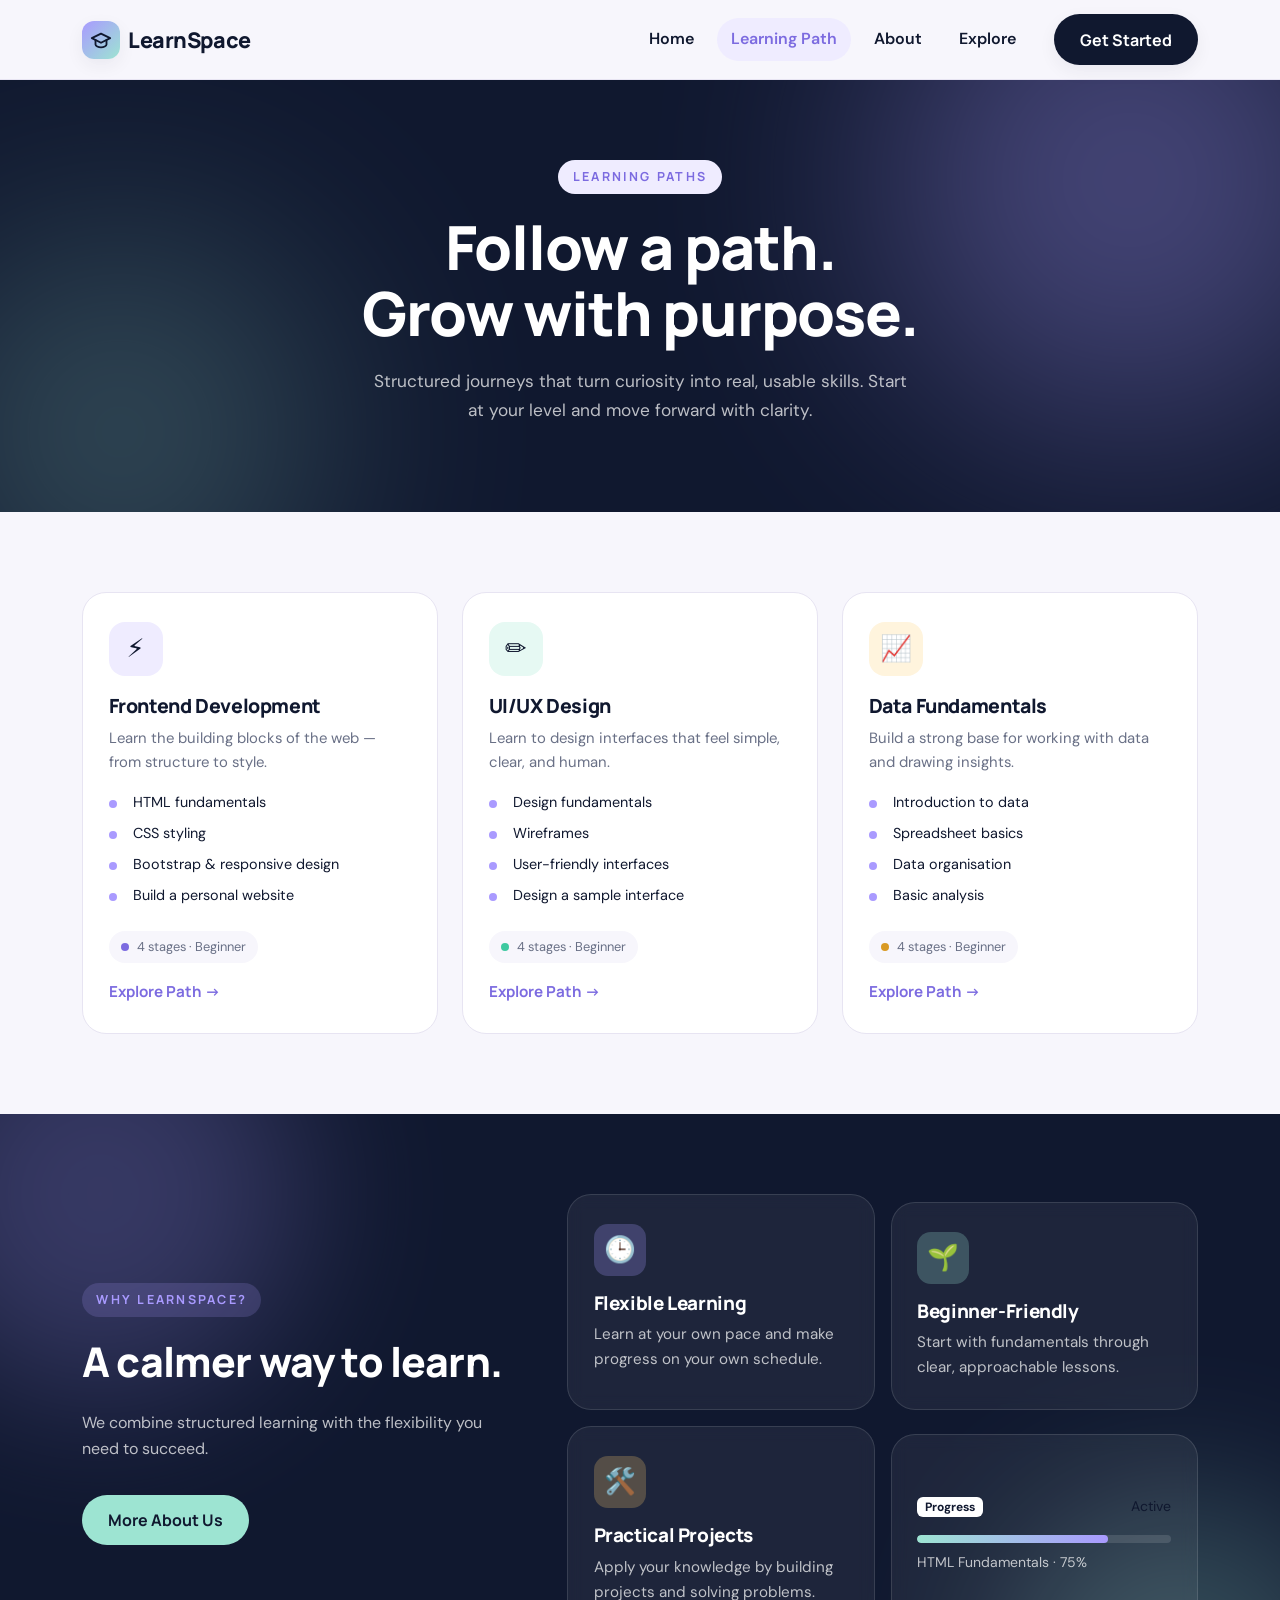
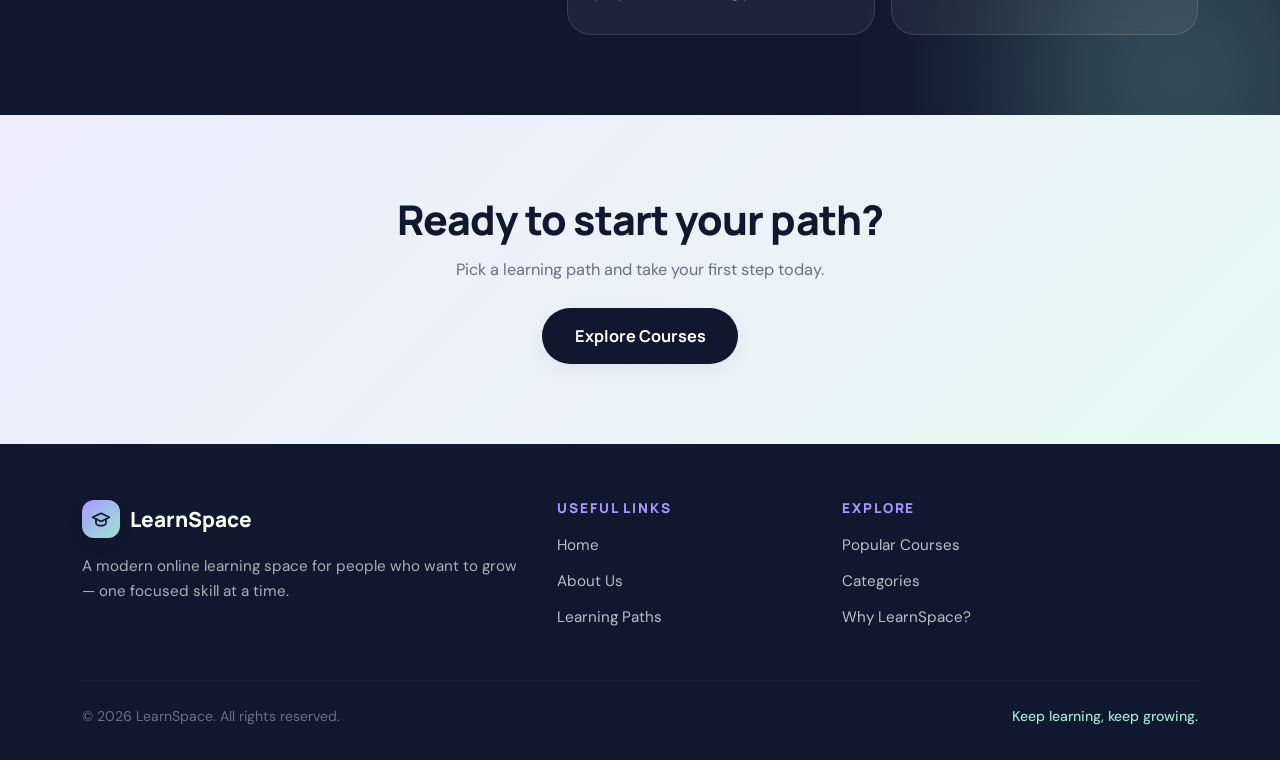
<file: paths.html>
<!DOCTYPE html>
<html lang="en">
<head>
  <meta charset="UTF-8" />
  <meta name="viewport" content="width=device-width, initial-scale=1.0" />
  <meta name="description" content="Explore guided learning paths on LearnSpace — Frontend Development, UI/UX Design, and Data Fundamentals." />
  <title>Learning Paths — LearnSpace</title>
  <link href="https://cdn.jsdelivr.net/npm/bootstrap@5.3.3/dist/css/bootstrap.min.css" rel="stylesheet" />
  <link rel="preconnect" href="https://fonts.googleapis.com" />
  <link rel="preconnect" href="https://fonts.gstatic.com" crossorigin />
  <link href="https://fonts.googleapis.com/css2?family=DM+Sans:wght@400;500;700&family=Manrope:wght@500;600;700;800&display=swap" rel="stylesheet" />
  <link rel="stylesheet" href="style.css" />
</head>
<body>

  <!-- Navbar (same as index) -->
  <header class="site-header">
    <nav class="navbar navbar-expand-lg" aria-label="Main navigation">
      <div class="container">
        <a class="navbar-brand d-flex align-items-center gap-2" href="index.html">
          <span class="logo-mark" aria-hidden="true">
            <svg viewBox="0 0 24 24" width="22" height="22" fill="none" stroke="currentColor" stroke-width="2" stroke-linecap="round" stroke-linejoin="round"><path d="M22 10L12 5 2 10l10 5 10-5z" /><path d="M6 12v5c0 1.5 3 3 6 3s6-1.5 6-3v-5" /></svg>
          </span>
          <span class="brand-name">LearnSpace</span>
        </a>
        <input type="checkbox" id="nav-toggle" class="nav-toggle" aria-hidden="true" />
        <label for="nav-toggle" class="nav-toggle-label" aria-label="Toggle navigation menu"><span></span><span></span><span></span></label>
        <div class="nav-links-wrapper">
          <ul class="navbar-nav ms-auto align-items-lg-center gap-lg-2">
            <li class="nav-item"><a class="nav-link" href="index.html">Home</a></li>
            <li class="nav-item"><a class="nav-link active" href="paths.html">Learning Path</a></li>
            <li class="nav-item"><a class="nav-link" href="about.html">About</a></li>
            <li class="nav-item"><a class="nav-link" href="explore.html">Explore</a></li>
            <li class="nav-item ms-lg-3 mt-2 mt-lg-0"><a class="btn btn-brand" href="explore.html">Get Started</a></li>
          </ul>
        </div>
      </div>
    </nav>
  </header>

  <main>

    <!-- Page Header -->
    <section class="page-hero">
      <div class="container text-center">
        <span class="eyebrow eyebrow-center">LEARNING PATHS</span>
        <h1 class="hero-headline text-white">Follow a path.<br />Grow with purpose.</h1>
        <p class="hero-desc text-light-muted mx-auto">
          Structured journeys that turn curiosity into real, usable skills. Start at your level and move forward with clarity.
        </p>
      </div>
    </section>

    <!-- Paths Grid -->
    <section class="section paths-section">
      <div class="container">
        <div class="row g-4">
          <div class="col-md-6 col-lg-4">
            <article class="path-card">
              <div class="path-icon path-icon-lavender" aria-hidden="true">⚡</div>
              <h3 class="path-title">Frontend Development</h3>
              <p class="path-desc">Learn the building blocks of the web — from structure to style.</p>
              <ul class="path-steps">
                <li>HTML fundamentals</li>
                <li>CSS styling</li>
                <li>Bootstrap &amp; responsive design</li>
                <li>Build a personal website</li>
              </ul>
              <div class="path-stage"><span class="stage-dot"></span> 4 stages · Beginner</div>
              <a href="explore.html" class="course-link">Explore Path →</a>
            </article>
          </div>

          <div class="col-md-6 col-lg-4">
            <article class="path-card">
              <div class="path-icon path-icon-mint" aria-hidden="true">✏️</div>
              <h3 class="path-title">UI/UX Design</h3>
              <p class="path-desc">Learn to design interfaces that feel simple, clear, and human.</p>
              <ul class="path-steps">
                <li>Design fundamentals</li>
                <li>Wireframes</li>
                <li>User-friendly interfaces</li>
                <li>Design a sample interface</li>
              </ul>
              <div class="path-stage"><span class="stage-dot stage-dot-mint"></span> 4 stages · Beginner</div>
              <a href="explore.html" class="course-link">Explore Path →</a>
            </article>
          </div>

          <div class="col-md-6 col-lg-4">
            <article class="path-card">
              <div class="path-icon path-icon-yellow" aria-hidden="true">📈</div>
              <h3 class="path-title">Data Fundamentals</h3>
              <p class="path-desc">Build a strong base for working with data and drawing insights.</p>
              <ul class="path-steps">
                <li>Introduction to data</li>
                <li>Spreadsheet basics</li>
                <li>Data organisation</li>
                <li>Basic analysis</li>
              </ul>
              <div class="path-stage"><span class="stage-dot stage-dot-yellow"></span> 4 stages · Beginner</div>
              <a href="explore.html" class="course-link">Explore Path →</a>
            </article>
          </div>
        </div>
      </div>
    </section>

    <!-- Benefits -->
    <section class="section why-section">
      <div class="container position-relative z-2">
        <div class="row align-items-center g-5">
          <div class="col-lg-5">
            <span class="eyebrow eyebrow-light">WHY LEARNSPACE?</span>
            <h2 class="section-title text-white mb-4">A calmer way to learn.</h2>
            <p class="text-light-muted mb-4">
              We combine structured learning with the flexibility you need to succeed.
            </p>
            <a href="about.html" class="btn btn-mint mt-2">More About Us</a>
          </div>
          <div class="col-lg-7">
            <div class="row g-3">
              <div class="col-md-6">
                <div class="feature-card">
                  <div class="feature-icon bg-lavender-light">🕒</div>
                  <h3 class="feature-title">Flexible Learning</h3>
                  <p class="feature-desc">Learn at your own pace and make progress on your own schedule.</p>
                </div>
              </div>
              <div class="col-md-6 mt-md-4">
                <div class="feature-card">
                  <div class="feature-icon bg-mint-light">🌱</div>
                  <h3 class="feature-title">Beginner-Friendly</h3>
                  <p class="feature-desc">Start with fundamentals through clear, approachable lessons.</p>
                </div>
              </div>
              <div class="col-md-6">
                <div class="feature-card">
                  <div class="feature-icon bg-yellow-light">🛠️</div>
                  <h3 class="feature-title">Practical Projects</h3>
                  <p class="feature-desc">Apply your knowledge by building projects and solving problems.</p>
                </div>
              </div>
              <div class="col-md-6 mt-md-4">
                <div class="feature-card dashboard-ui">
                  <div class="d-flex justify-content-between align-items-center mb-3">
                    <span class="badge bg-white text-navy">Progress</span>
                    <span class="text-mint small">Active</span>
                  </div>
                  <div class="progress-bar-custom"><div class="progress-fill"></div></div>
                  <small class="text-light-muted mt-2 d-block">HTML Fundamentals · 75%</small>
                </div>
              </div>
            </div>
          </div>
        </div>
      </div>
    </section>

    <!-- CTA Banner -->
    <section class="section cta-section">
      <div class="container text-center">
        <h2 class="section-title">Ready to start your path?</h2>
        <p class="section-sub mx-auto mb-4">Pick a learning path and take your first step today.</p>
        <a href="explore.html" class="btn btn-brand btn-lg">Explore Courses</a>
      </div>
    </section>
  </main>

  <footer class="site-footer">
    <div class="container">
      <div class="row g-4">
        <div class="col-lg-5">
          <a href="index.html" class="footer-brand">
            <span class="logo-mark logo-mark-light" aria-hidden="true">
              <svg viewBox="0 0 24 24" width="20" height="20" fill="none" stroke="currentColor" stroke-width="2" stroke-linecap="round" stroke-linejoin="round"><path d="M22 10L12 5 2 10l10 5 10-5z" /><path d="M6 12v5c0 1.5 3 3 6 3s6-1.5 6-3v-5" /></svg>
            </span>
            <span>LearnSpace</span>
          </a>
          <p class="footer-summary">A modern online learning space for people who want to grow — one focused skill at a time.</p>
        </div>
        <div class="col-6 col-lg-3">
          <h4 class="footer-heading">Useful Links</h4>
          <ul class="footer-list">
            <li><a href="index.html">Home</a></li>
            <li><a href="about.html">About Us</a></li>
            <li><a href="paths.html">Learning Paths</a></li>
          </ul>
        </div>
        <div class="col-6 col-lg-4">
          <h4 class="footer-heading">Explore</h4>
          <ul class="footer-list">
            <li><a href="explore.html">Popular Courses</a></li>
            <li><a href="explore.html#categories">Categories</a></li>
            <li><a href="about.html#why">Why LearnSpace?</a></li>
          </ul>
        </div>
      </div>
      <hr class="footer-divider" />
      <div class="footer-bottom">
        <p class="mb-0">© 2026 LearnSpace. All rights reserved.</p>
        <p class="mb-0 footer-tagline">Keep learning, keep growing.</p>
      </div>
    </div>
  </footer>

  <script src="https://cdn.jsdelivr.net/npm/bootstrap@5.3.3/dist/js/bootstrap.bundle.min.js"></script>
</body>
</html>
</file>
<file: style.css>
/* =========================================================
   LearnSpace — Shared Stylesheet (all pages)
   Palette:
   - Midnight navy   : #10182F
   - Lavender purple : #A99AFF
   - Mint green      : #9DE4D2
   - Warm yellow     : #F8C66B
   - Soft background : #F7F6FC
   - Muted text      : #697086
   ========================================================= */

:root {
  --navy: #10182F;
  --navy-soft: #1B2444;
  --lavender: #A99AFF;
  --lavender-dark: #7C6BE0;
  --lavender-tint: #EFECFF;
  --mint: #9DE4D2;
  --mint-dark: #3EC9A0;
  --mint-tint: #E6F9F3;
  --yellow: #F8C66B;
  --yellow-tint: #FFF4DD;
  --bg: #F7F6FC;
  --muted: #697086;
  --white: #FFFFFF;
  --border: #E7E4F2;

  --radius-sm: 12px;
  --radius-md: 18px;
  --radius-lg: 24px;
  --radius-pill: 999px;

  --shadow-sm: 0 6px 18px rgba(16, 24, 47, 0.06);
  --shadow-md: 0 14px 34px rgba(16, 24, 47, 0.10);
  --shadow-lg: 0 24px 60px rgba(16, 24, 47, 0.16);
  --shadow-glass: 0 8px 32px 0 rgba(16, 24, 47, 0.20);

  --transition: 220ms ease;
}

/* ---------- Base ---------- */
* { box-sizing: border-box; }
html { scroll-behavior: smooth; scroll-padding-top: 90px; }

body {
  font-family: "DM Sans", system-ui, -apple-system, sans-serif;
  color: var(--navy);
  background-color: var(--bg);
  line-height: 1.65;
  overflow-x: hidden;
  -webkit-font-smoothing: antialiased;
}

h1, h2, h3, h4, h5, h6 {
  font-family: "Manrope", system-ui, sans-serif;
  font-weight: 800;
  letter-spacing: -0.02em;
  color: var(--navy);
}

p { color: var(--muted); }
a { text-decoration: none; transition: color var(--transition); }
img, svg { max-width: 100%; }

a:focus-visible, button:focus-visible, input:focus-visible, label:focus-visible {
  outline: 3px solid var(--lavender-dark);
  outline-offset: 3px;
  border-radius: 6px;
}

/* Utilities */
.text-light-muted { color: rgba(255, 255, 255, 0.72) !important; }
.bg-lavender { background: var(--lavender-tint); }
.bg-mint { background: var(--mint-tint); }
.bg-yellow { background: var(--yellow-tint); }
.min-vh-85 { min-height: 85vh; }
.z-2 { z-index: 2; }
.text-navy { color: var(--navy) !important; }

/* ---------- Buttons ---------- */
.btn {
  font-family: "Manrope", sans-serif;
  font-weight: 700;
  border-radius: var(--radius-pill);
  padding: 0.7rem 1.5rem;
  transition: transform var(--transition), box-shadow var(--transition), background-color var(--transition), color var(--transition);
  border: 2px solid transparent;
}
.btn-lg { padding: 0.85rem 1.9rem; font-size: 1.02rem; }

.btn-brand { background-color: var(--navy); color: var(--white); box-shadow: var(--shadow-sm); }
.btn-brand:hover, .btn-brand:focus { background-color: var(--lavender-dark); color: var(--white); transform: translateY(-2px); box-shadow: var(--shadow-md); }

.btn-mint { background-color: var(--mint); color: var(--navy); }
.btn-mint:hover, .btn-mint:focus { background-color: var(--white); color: var(--navy); transform: translateY(-2px); }

.btn-outline-light { color: var(--white); border-color: rgba(255, 255, 255, 0.3); }
.btn-outline-light:hover, .btn-outline-light:focus { background-color: var(--white); color: var(--navy); border-color: var(--white); transform: translateY(-2px); }

/* =========================================================
   NAVBAR (Sticky + CSS-only mobile menu)
   ========================================================= */
.site-header {
  position: sticky; top: 0; z-index: 1000;
  background: rgba(247, 246, 252, 0.85);
  backdrop-filter: blur(12px);
  -webkit-backdrop-filter: blur(12px);
  border-bottom: 1px solid var(--border);
}
.navbar { padding: 0.9rem 0; }
.navbar-brand { font-family: "Manrope", sans-serif; font-weight: 800; font-size: 1.35rem; color: var(--navy) !important; letter-spacing: -0.02em; }

.logo-mark {
  display: inline-flex; align-items: center; justify-content: center;
  width: 38px; height: 38px; border-radius: 12px;
  background: linear-gradient(135deg, var(--lavender), var(--mint));
  color: var(--navy); box-shadow: var(--shadow-sm);
}
.logo-mark-light { background: linear-gradient(135deg, var(--lavender), var(--mint)); color: var(--navy); }

.nav-link { font-weight: 600; color: var(--navy) !important; padding: 0.5rem 0.9rem !important; border-radius: var(--radius-pill); transition: background-color var(--transition), color var(--transition); }
.nav-link:hover, .nav-link:focus { background-color: var(--lavender-tint); color: var(--lavender-dark) !important; }
.nav-link.active { background-color: var(--lavender-tint); color: var(--lavender-dark) !important; }

.nav-toggle { display: none; }
.nav-toggle-label { display: none; flex-direction: column; justify-content: center; gap: 5px; width: 44px; height: 44px; padding: 10px; border-radius: 12px; background: var(--white); border: 1px solid var(--border); cursor: pointer; }
.nav-toggle-label span { display: block; height: 2.5px; width: 100%; background-color: var(--navy); border-radius: 2px; transition: transform var(--transition), opacity var(--transition); }

@media (max-width: 991.98px) {
  .nav-toggle-label { display: flex; }
  .nav-links-wrapper { position: absolute; top: 100%; left: 0; right: 0; background: var(--white); border-bottom: 1px solid var(--border); max-height: 0; overflow: hidden; transition: max-height 350ms ease; box-shadow: var(--shadow-md); }
  .navbar-nav { padding: 1rem 1.25rem 1.25rem; }
  .nav-toggle:checked ~ .nav-links-wrapper { max-height: 420px; }
  .nav-toggle:checked ~ .nav-toggle-label span:nth-child(1) { transform: translateY(7.5px) rotate(45deg); }
  .nav-toggle:checked ~ .nav-toggle-label span:nth-child(2) { opacity: 0; }
  .nav-toggle:checked ~ .nav-toggle-label span:nth-child(3) { transform: translateY(-7.5px) rotate(-45deg); }
}

/* =========================================================
   HERO (Home) — Organic curved background
   ========================================================= */
.hero-section {
  position: relative;
  padding: 4rem 0 7rem;
  overflow: hidden;
  background: var(--bg);
}

.hero-bg-curve {
  position: absolute;
  top: -10%; left: -10%;
  width: 65%; height: 120%;
  background: var(--navy);
  border-radius: 0 40% 60% 0 / 0 50% 50% 0;
  z-index: 0;
}

@media (max-width: 991.98px) {
  .hero-bg-curve { width: 100%; height: 60%; top: -5%; border-radius: 0 0 50% 50% / 0 0 20% 20%; }
}

/* Page Hero (interior pages) */
.page-hero {
  position: relative;
  padding: 5rem 0 5rem;
  background: var(--navy);
  overflow: hidden;
}
.page-hero::before {
  content: "";
  position: absolute;
  width: 500px; height: 500px;
  background: var(--lavender);
  border-radius: 50%;
  filter: blur(120px);
  opacity: 0.35;
  top: -150px; right: -100px;
}
.page-hero::after {
  content: "";
  position: absolute;
  width: 400px; height: 400px;
  background: var(--mint);
  border-radius: 50%;
  filter: blur(120px);
  opacity: 0.25;
  bottom: -120px; left: -80px;
}
.page-hero .container { position: relative; z-index: 2; }

.eyebrow {
  display: inline-block; font-family: "Manrope", sans-serif; font-weight: 700; font-size: 0.78rem;
  letter-spacing: 0.18em; text-transform: uppercase; color: var(--lavender-dark);
  background: var(--lavender-tint); padding: 0.4rem 0.9rem; border-radius: var(--radius-pill); margin-bottom: 1.25rem;
}
.eyebrow-center { display: block; width: fit-content; margin-left: auto; margin-right: auto; }
.eyebrow-light { background: rgba(169, 154, 255, 0.18); color: var(--lavender); }

.hero-headline { font-size: clamp(2.4rem, 5vw, 3.8rem); line-height: 1.1; margin-bottom: 1.25rem; }
.hero-headline .highlight { color: var(--mint); position: relative; }
.hero-desc { font-size: 1.08rem; max-width: 34rem; margin-bottom: 0.5rem; }

.hero-trust {
  font-size: 0.92rem;
  color: rgba(255, 255, 255, 0.72);
  display: flex; flex-wrap: wrap; align-items: center; gap: 0.5rem 1rem;
}
.hero-trust .dot { display: inline-block; width: 8px; height: 8px; border-radius: 50%; background: var(--mint); }

/* ---------- Hero Visual (Glass circle + floating UI) ---------- */
.hero-visual-wrap {
  position: relative;
  min-height: 480px;
  display: flex; align-items: center; justify-content: center;
}

.glass-circle {
  width: 380px; height: 380px;
  background: rgba(255, 255, 255, 0.08);
  border: 1px solid rgba(255, 255, 255, 0.25);
  border-radius: 50%;
  display: flex; align-items: center; justify-content: center;
  box-shadow: inset 0 0 40px rgba(255, 255, 255, 0.15), var(--shadow-glass);
  backdrop-filter: blur(10px);
  -webkit-backdrop-filter: blur(10px);
  position: relative;
}

.center-illustration {
  width: 70%; height: 70%;
  display: flex; align-items: center; justify-content: center;
}

.mini-laptop {
  width: 100%;
  max-width: 240px;
  transform: rotate(-4deg);
  filter: drop-shadow(0 20px 30px rgba(0,0,0,0.3));
}
.mini-screen {
  background: #0a1126;
  border-radius: 14px 14px 4px 4px;
  padding: 12px;
  border: 6px solid #060a17;
  border-bottom: none;
}
.mini-dots { display: flex; gap: 5px; margin-bottom: 10px; }
.mini-dots span { width: 8px; height: 8px; border-radius: 50%; background: #3a4a75; }
.mini-dots span:nth-child(1) { background: #ff6b6b; }
.mini-dots span:nth-child(2) { background: var(--yellow); }
.mini-dots span:nth-child(3) { background: var(--mint); }

.mini-code { display: flex; flex-direction: column; gap: 4px; font-family: "DM Sans", monospace; font-size: 0.72rem; }
.mini-code span { padding: 3px 6px; border-radius: 4px; background: rgba(255,255,255,0.05); }
.mini-code .tag { color: var(--lavender); }
.mini-code .attr { color: var(--mint); margin-left: 12px; }
.mini-code .str { color: var(--yellow); margin-left: 12px; }

.mini-base {
  height: 12px;
  background: linear-gradient(180deg, #2b3660, #1a2344);
  border-radius: 0 0 10px 10px;
  width: 110%; margin-left: -5%;
}

/* Floating UI cards */
.floating-ui {
  position: absolute;
  z-index: 4;
  display: flex; align-items: center; gap: 0.7rem;
  background: var(--white);
  padding: 0.85rem 1.05rem;
  border-radius: var(--radius-md);
  box-shadow: var(--shadow-lg);
  border: 1px solid var(--border);
  animation: floaty 5s ease-in-out infinite;
}
.floating-ui strong { display: block; font-family: "Manrope", sans-serif; font-size: 0.88rem; color: var(--navy); }
.floating-ui small { font-size: 0.72rem; color: var(--muted); }

.ui-icon {
  width: 38px; height: 38px;
  border-radius: 10px;
  display: flex; align-items: center; justify-content: center;
  font-size: 1.15rem;
}

.ui-1 { top: 5%; left: -5%; animation-delay: 0.2s; }
.ui-2 { bottom: 8%; right: -3%; animation-delay: 1.2s; }

@keyframes floaty {
  0%, 100% { transform: translateY(0); }
  50% { transform: translateY(-12px); }
}

/* Decorative float bubbles */
.float-bubble {
  position: absolute;
  width: 52px; height: 52px;
  border-radius: 50%;
  display: flex; align-items: center; justify-content: center;
  font-size: 1.3rem;
  box-shadow: var(--shadow-md);
  z-index: 3;
  animation: floaty 6s ease-in-out infinite;
}
.bubble-1 { top: 15%; right: 8%; background: var(--lavender); animation-delay: 0.5s; }
.bubble-2 { bottom: 20%; left: 4%; background: var(--yellow); animation-delay: 1.5s; }
.bubble-3 { top: 60%; right: -2%; background: var(--mint); animation-delay: 2s; }

@media (max-width: 991.98px) {
  .hero-visual-wrap { min-height: 420px; margin-top: 2rem; }
  .glass-circle { width: 320px; height: 320px; }
  .ui-1 { left: 0; }
  .ui-2 { right: 0; }
}

/* =========================================================
   SHARED SECTION STYLES
   ========================================================= */
.section { padding: 5rem 0; }
.section-head { margin-bottom: 2.75rem; max-width: 720px; }
.section-head.text-center { margin-left: auto; margin-right: auto; }
.section-title { font-size: clamp(1.8rem, 3.2vw, 2.6rem); margin-bottom: 0.85rem; }
.section-sub { font-size: 1.02rem; margin-bottom: 0; }
.section-head-light .section-title { color: var(--white); }
.section-head-light .section-sub { color: rgba(255, 255, 255, 0.72); }

/* =========================================================
   SEARCH + CHIPS
   ========================================================= */
.explore-section { background: var(--bg); }
.search-wrap { max-width: 720px; margin: 0 auto 2rem; }
.search-box {
  display: flex; align-items: center; gap: 0.5rem;
  background: var(--white);
  border: 1px solid var(--border);
  border-radius: var(--radius-pill);
  padding: 0.4rem 0.4rem 0.4rem 1.1rem;
  box-shadow: var(--shadow-sm);
  transition: box-shadow var(--transition), border-color var(--transition);
}
.search-box:focus-within { border-color: var(--lavender); box-shadow: 0 0 0 4px rgba(169, 154, 255, 0.22); }
.search-icon { color: var(--muted); flex-shrink: 0; }
.search-input {
  flex: 1; border: none; outline: none; background: transparent;
  font-family: "DM Sans", sans-serif; font-size: 0.98rem;
  color: var(--navy); padding: 0.6rem 0; min-width: 0;
}
.search-input::placeholder { color: #9aa0b5; }
.search-btn { padding: 0.6rem 1.4rem; border: none; }
.search-help { display: block; text-align: center; font-size: 0.8rem; color: var(--muted); margin-top: 0.6rem; }

.chips-wrap { display: flex; flex-wrap: wrap; justify-content: center; gap: 0.75rem; }
.chip {
  font-family: "Manrope", sans-serif; font-weight: 700; font-size: 0.92rem;
  padding: 0.6rem 1.3rem; border-radius: var(--radius-pill); cursor: pointer;
  transition: transform var(--transition), box-shadow var(--transition);
  border: 1px solid transparent;
}
.chip:hover { transform: translateY(-3px); box-shadow: var(--shadow-sm); }
.chip-dev    { background: var(--lavender-tint); color: var(--lavender-dark); border-color: #ddd6ff; }
.chip-data   { background: var(--mint-tint);     color: #1f8f73;            border-color: #c6f0e3; }
.chip-design { background: var(--yellow-tint);   color: #9a6b00;            border-color: #ffe1a8; }
.chip-business { background: #E8EEFF;            color: #3358b8;            border-color: #cfd9ff; }

/* =========================================================
   COURSE CARDS
   ========================================================= */
.courses-section { background: var(--white); }
.course-card {
  background: var(--white);
  border: 1px solid var(--border);
  border-radius: var(--radius-lg);
  overflow: hidden;
  height: 100%;
  display: flex; flex-direction: column;
  transition: transform var(--transition), box-shadow var(--transition);
}
.course-card:hover { transform: translateY(-8px); box-shadow: var(--shadow-md); }

.course-visual {
  position: relative;
  height: 160px;
  display: flex; align-items: center; justify-content: center;
  overflow: hidden;
}
.course-visual::before {
  content: ""; position: absolute; inset: 0;
  background-image: radial-gradient(circle at 20% 20%, rgba(255,255,255,0.5) 0%, transparent 45%);
}
.visual-dev    { background: linear-gradient(135deg, #CDBFFF, #A99AFF); }
.visual-design { background: linear-gradient(135deg, #FFE3A8, #F8C66B); }
.visual-data   { background: linear-gradient(135deg, #BDF2E3, #9DE4D2); }

.course-icon { font-size: 3.4rem; filter: drop-shadow(0 6px 12px rgba(16,24,47,0.2)); z-index: 1; }
.course-badge {
  position: absolute; top: 12px; right: 12px;
  font-family: "Manrope", sans-serif; font-weight: 700; font-size: 0.72rem;
  text-transform: uppercase; letter-spacing: 0.08em;
  background: rgba(255, 255, 255, 0.85); color: var(--navy);
  padding: 0.3rem 0.7rem; border-radius: var(--radius-pill); z-index: 1;
}

.course-body { padding: 1.4rem 1.5rem 1.6rem; display: flex; flex-direction: column; flex: 1; }
.course-title { font-size: 1.18rem; margin-bottom: 0.5rem; }
.course-desc { font-size: 0.94rem; margin-bottom: 1rem; flex-grow: 1; }
.course-meta { display: flex; flex-wrap: wrap; gap: 0.5rem; margin-bottom: 1rem; }
.meta-pill {
  font-size: 0.78rem; font-weight: 500;
  background: var(--bg); color: var(--navy);
  padding: 0.3rem 0.7rem; border-radius: var(--radius-pill);
  border: 1px solid var(--border);
}
.course-link { font-family: "Manrope", sans-serif; font-weight: 700; font-size: 0.95rem; color: var(--lavender-dark); align-self: flex-start; }
.course-link:hover { color: var(--navy); }

/* =========================================================
   LEARNING PATHS
   ========================================================= */
.paths-section { background: var(--bg); }
.path-card {
  background: var(--white);
  border: 1px solid var(--border);
  border-radius: var(--radius-lg);
  padding: 1.8rem 1.6rem;
  height: 100%;
  display: flex; flex-direction: column;
  transition: transform var(--transition), box-shadow var(--transition), border-color var(--transition);
}
.path-card:hover { transform: translateY(-8px); box-shadow: var(--shadow-md); border-color: #d9d2ff; }

.path-icon {
  width: 54px; height: 54px;
  display: flex; align-items: center; justify-content: center;
  border-radius: 16px; font-size: 1.6rem; margin-bottom: 1.1rem;
}
.path-icon-lavender { background: var(--lavender-tint); }
.path-icon-mint     { background: var(--mint-tint); }
.path-icon-yellow   { background: var(--yellow-tint); }

.path-title { font-size: 1.22rem; margin-bottom: 0.55rem; }
.path-desc { font-size: 0.93rem; margin-bottom: 1rem; }
.path-steps { list-style: none; padding: 0; margin: 0 0 1rem; flex-grow: 1; }
.path-steps li { position: relative; padding-left: 1.5rem; font-size: 0.9rem; color: var(--navy); margin-bottom: 0.45rem; }
.path-steps li::before {
  content: ""; position: absolute; left: 0; top: 0.55rem;
  width: 8px; height: 8px; border-radius: 50%; background: var(--lavender);
}

.path-stage {
  display: inline-flex; align-items: center; gap: 0.45rem;
  font-size: 0.8rem; color: var(--muted);
  background: var(--bg); padding: 0.35rem 0.8rem;
  border-radius: var(--radius-pill); margin-bottom: 1rem; align-self: flex-start;
}
.stage-dot { width: 8px; height: 8px; border-radius: 50%; background: var(--lavender-dark); }
.stage-dot-mint { background: var(--mint-dark); }
.stage-dot-yellow { background: #d99a24; }

/* =========================================================
   WHY LEARNSPACE (dark navy)
   ========================================================= */
.why-section {
  background: var(--navy);
  position: relative;
  overflow: hidden;
}
.why-section::before, .why-section::after {
  content: ""; position: absolute; border-radius: 50%;
  filter: blur(80px); opacity: 0.25; pointer-events: none;
}
.why-section::before { width: 400px; height: 400px; background: var(--lavender); top: -120px; left: -100px; }
.why-section::after { width: 360px; height: 360px; background: var(--mint); bottom: -140px; right: -80px; }
.why-section .container { position: relative; z-index: 1; }

.feature-card {
  background: rgba(255, 255, 255, 0.06);
  border: 1px solid rgba(255, 255, 255, 0.12);
  border-radius: var(--radius-lg);
  padding: 1.8rem 1.6rem;
  height: 100%;
  transition: transform var(--transition), background-color var(--transition), border-color var(--transition);
  backdrop-filter: blur(8px);
}
.feature-card:hover { transform: translateY(-6px); background: rgba(255, 255, 255, 0.10); border-color: rgba(169, 154, 255, 0.45); }

.feature-icon {
  font-size: 1.6rem;
  width: 52px; height: 52px;
  display: flex; align-items: center; justify-content: center;
  border-radius: 14px; margin-bottom: 1rem;
}
.bg-lavender-light { background: rgba(169, 154, 255, 0.25); }
.bg-mint-light { background: rgba(157, 228, 210, 0.25); }
.bg-yellow-light { background: rgba(248, 198, 107, 0.25); }

.feature-title { color: var(--white); font-size: 1.18rem; margin-bottom: 0.5rem; }
.feature-desc { color: rgba(255, 255, 255, 0.72); font-size: 0.95rem; margin-bottom: 0; }

/* Dashboard-style feature card (mimicking reference image) */
.dashboard-ui { display: flex; flex-direction: column; justify-content: center; }
.badge.bg-white { background: var(--white) !important; }
.progress-bar-custom {
  width: 100%; height: 8px;
  background: rgba(255, 255, 255, 0.12);
  border-radius: var(--radius-pill);
  overflow: hidden;
}
.progress-fill {
  width: 75%; height: 100%;
  background: linear-gradient(90deg, var(--mint), var(--lavender));
  border-radius: var(--radius-pill);
}

/* =========================================================
   TESTIMONIALS
   ========================================================= */
.testimonials-section { background: var(--white); }
.testimonial-card {
  position: relative;
  background: var(--bg);
  border: 1px solid var(--border);
  border-radius: var(--radius-lg);
  padding: 2rem 1.8rem 1.6rem;
  height: 100%;
  transition: transform var(--transition), box-shadow var(--transition);
}
.testimonial-card:hover { transform: translateY(-6px); box-shadow: var(--shadow-md); }
.quote-mark {
  font-family: "Manrope", serif;
  font-size: 4rem; line-height: 0.6;
  color: var(--lavender); opacity: 0.7;
  margin-bottom: 0.4rem;
}
.testimonial-text { font-size: 1.02rem; color: var(--navy); margin-bottom: 1.4rem; }
.testimonial-footer { display: flex; align-items: center; gap: 0.8rem; flex-wrap: wrap; }
.avatar {
  width: 44px; height: 44px; border-radius: 50%;
  display: flex; align-items: center; justify-content: center;
  font-family: "Manrope", sans-serif; font-weight: 800;
  color: var(--navy); flex-shrink: 0;
}
.avatar-a { background: var(--lavender); }
.avatar-b { background: var(--mint); }
.avatar-c { background: var(--yellow); }
.testimonial-name { display: block; font-family: "Manrope", sans-serif; font-size: 0.98rem; color: var(--navy); }
.testimonial-role { font-size: 0.8rem; color: var(--muted); }
.stars { margin-left: auto; color: var(--yellow); font-size: 0.95rem; letter-spacing: 2px; }

.avatar-group { display: flex; }
.avatar-group .avatar { margin-right: -10px; border: 2px solid var(--navy); width: 40px; height: 40px; font-size: 0.85rem; }

/* =========================================================
   STATISTICS
   ========================================================= */
.stat-card {
  background: var(--white);
  border: 1px solid var(--border);
  border-radius: var(--radius-lg);
  padding: 2rem 1.5rem;
  text-align: center;
  box-shadow: var(--shadow-sm);
  transition: transform var(--transition), box-shadow var(--transition);
}
.stat-card:hover { transform: translateY(-5px); box-shadow: var(--shadow-md); }
.stat-number {
  font-family: "Manrope", sans-serif; font-weight: 800;
  font-size: clamp(2.4rem, 5vw, 3.2rem);
  color: var(--lavender-dark); line-height: 1; margin-bottom: 0.4rem;
}
.stat-label { font-family: "Manrope", sans-serif; font-weight: 700; color: var(--navy); font-size: 1rem; }
.stat-note {
  font-size: 0.75rem; color: var(--muted);
  margin-top: 0.4rem; text-transform: uppercase; letter-spacing: 0.08em;
}
.stats-widget .stat-card { background: var(--bg); }

/* =========================================================
   CTA BANNER
   ========================================================= */
.cta-section {
  background: linear-gradient(135deg, var(--lavender-tint), var(--mint-tint));
}

/* =========================================================
   FOOTER
   ========================================================= */
.site-footer {
  background: var(--navy);
  color: rgba(255, 255, 255, 0.75);
  padding: 3.5rem 0 2rem;
}
.footer-brand {
  display: inline-flex; align-items: center; gap: 0.65rem;
  font-family: "Manrope", sans-serif; font-weight: 800; font-size: 1.3rem;
  color: var(--white); margin-bottom: 1rem;
}
.footer-brand:hover { color: var(--lavender); }
.footer-summary { color: rgba(255, 255, 255, 0.65); font-size: 0.95rem; max-width: 32rem; margin-bottom: 0; }
.footer-heading {
  font-family: "Manrope", sans-serif; font-size: 0.85rem;
  text-transform: uppercase; letter-spacing: 0.14em;
  color: var(--lavender); margin-bottom: 1rem;
}
.footer-list { list-style: none; padding: 0; margin: 0; }
.footer-list li { margin-bottom: 0.6rem; }
.footer-list a { color: rgba(255, 255, 255, 0.72); font-size: 0.95rem; }
.footer-list a:hover, .footer-list a:focus { color: var(--mint); }
.footer-divider { border-color: rgba(255, 255, 255, 0.12); margin: 2.5rem 0 1.5rem; }
.footer-bottom {
  display: flex; justify-content: space-between; align-items: center;
  flex-wrap: wrap; gap: 0.5rem;
  font-size: 0.88rem; color: rgba(255, 255, 255, 0.6);
}
.footer-tagline { color: var(--mint); font-weight: 500; }

/* =========================================================
   RESPONSIVE TWEAKS
   ========================================================= */
@media (max-width: 991.98px) {
  .hero-section { padding: 3.5rem 0 4rem; }
  .page-hero { padding: 4rem 0; }
  .float-bubble { width: 42px; height: 42px; font-size: 1.05rem; }
}

@media (max-width: 575.98px) {
  .section { padding: 3.5rem 0; }
  .hero-headline { font-size: 2.15rem; }
  .hero-desc { font-size: 1rem; }
  .floating-ui { padding: 0.6rem 0.8rem; }
  .floating-ui strong { font-size: 0.8rem; }
  .floating-ui small { font-size: 0.68rem; }
  .ui-icon { width: 32px; height: 32px; font-size: 1rem; }
  .search-box { flex-wrap: wrap; border-radius: var(--radius-md); padding: 0.75rem; }
  .search-input { padding: 0.4rem 0; width: 100%; }
  .search-btn { width: 100%; }
  .footer-bottom { flex-direction: column; align-items: flex-start; }
  .glass-circle { width: 260px; height: 260px; }
  .hero-visual-wrap { min-height: 360px; }
}

@media (prefers-reduced-motion: reduce) {
  *, *::before, *::after {
    animation-duration: 0.001ms !important;
    animation-iteration-count: 1 !important;
    transition-duration: 0.001ms !important;
    scroll-behavior: auto !important;
  }
}
</file>
